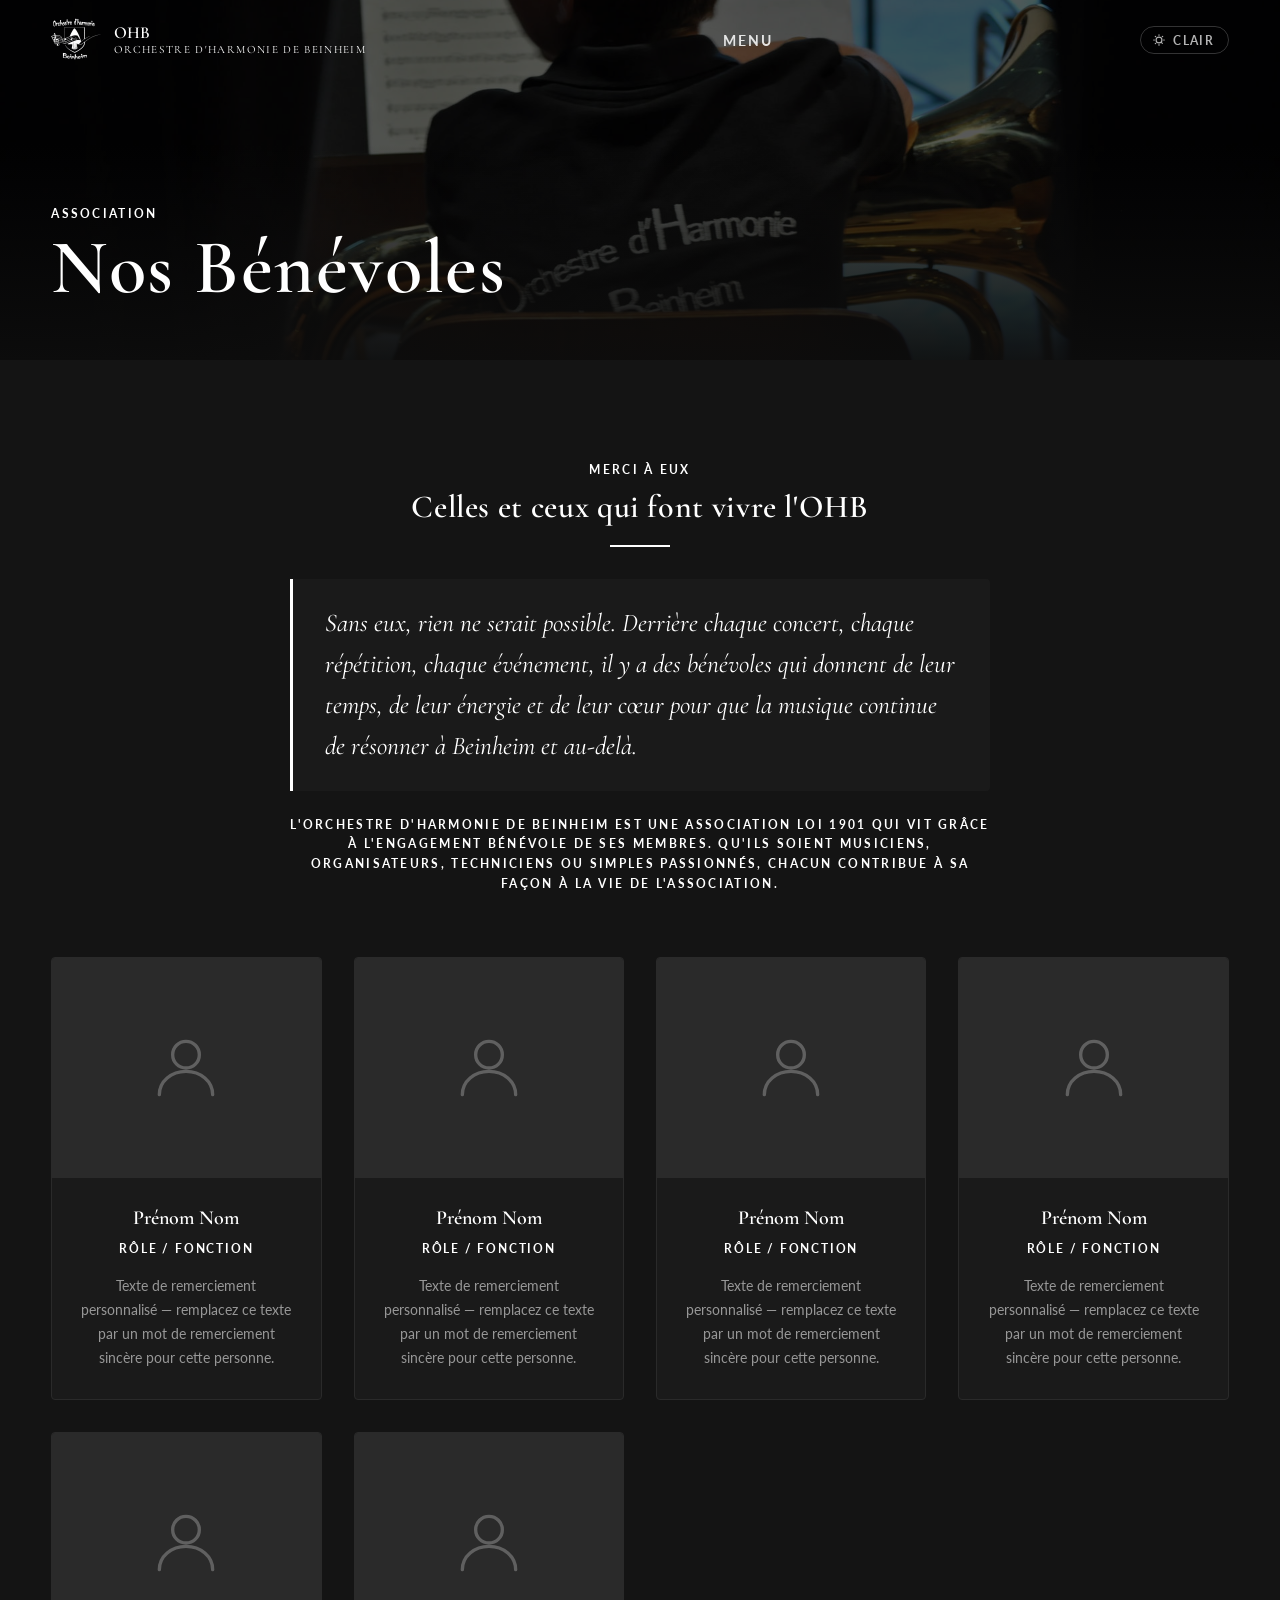
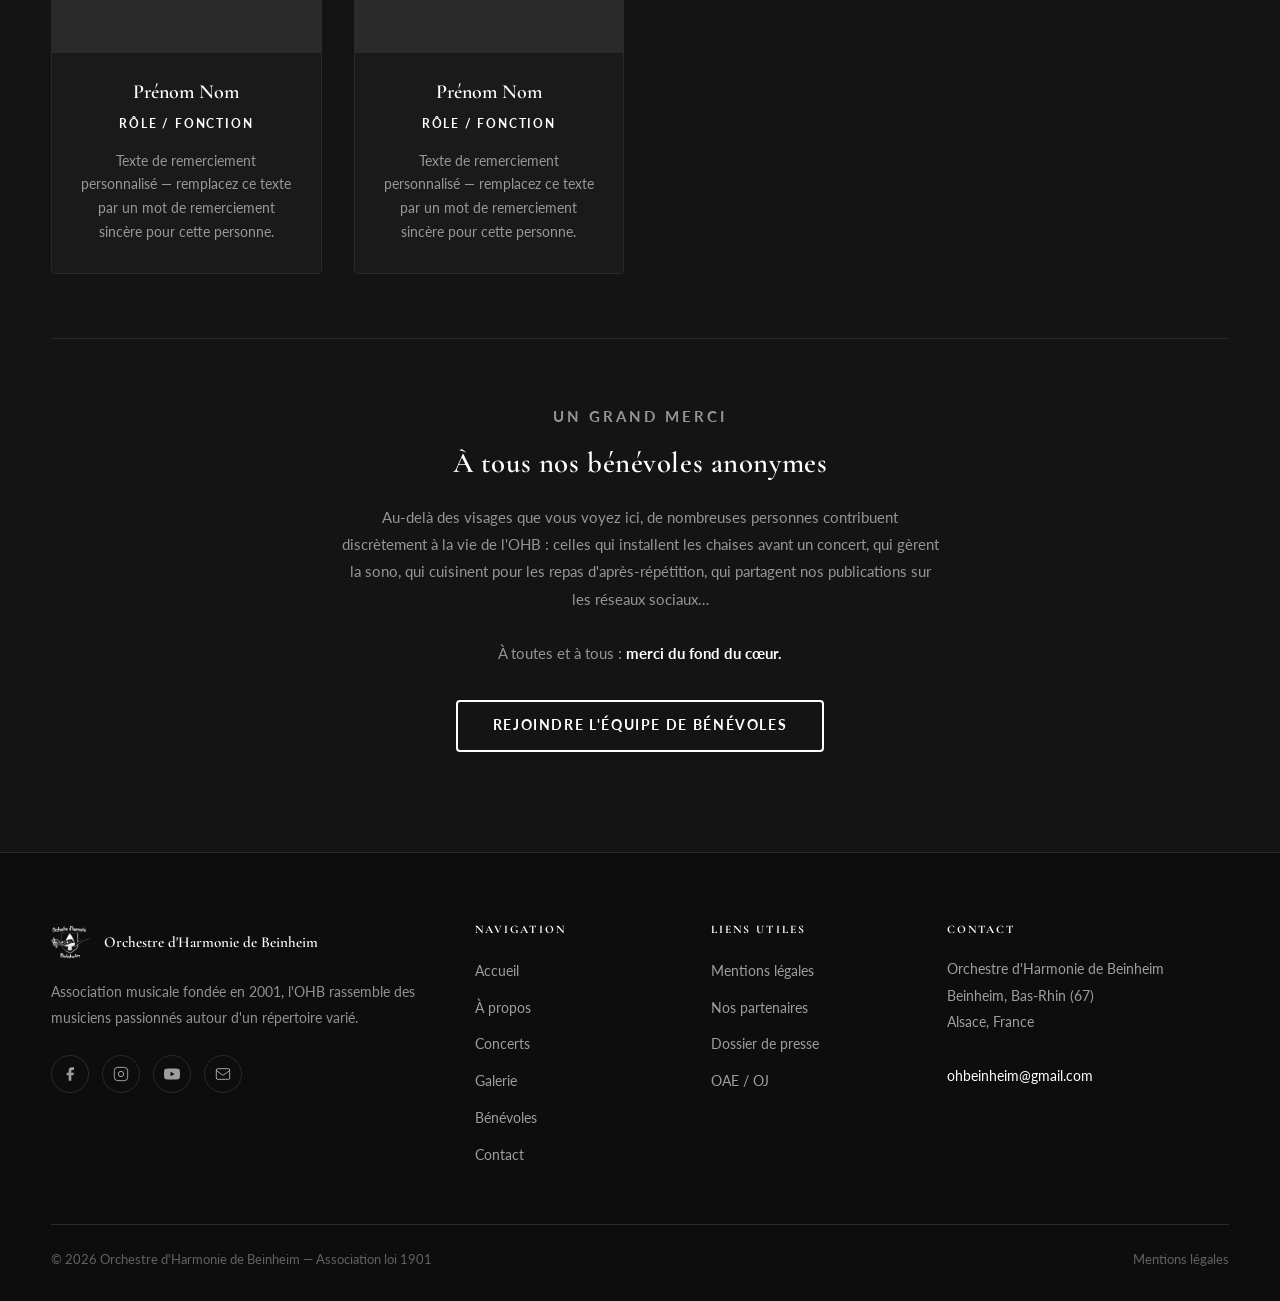
<file: html/benevoles.html>
<!DOCTYPE html>
<html lang="fr">
<head>
  <meta charset="UTF-8" />
  <meta name="viewport" content="width=device-width, initial-scale=1.0" />
  <meta name="description" content="Les bénévoles de l'Orchestre d'Harmonie de Beinheim — merci à celles et ceux qui font vivre l'association." />
  <title>Bénévoles — OHB</title>
  <link rel="preconnect" href="https://fonts.googleapis.com" />
  <link rel="preconnect" href="https://fonts.gstatic.com" crossorigin />
  <link href="https://fonts.googleapis.com/css2?family=Cormorant+Garamond:ital,wght@0,400;0,600;0,700;1,400;1,600&family=Lato:wght@300;400;700&display=swap" rel="stylesheet" />
  <link rel="stylesheet" href="../css/style.css" />
  <style>
    .benevoles-intro {
      text-align: center;
      max-width: 700px;
      margin: 0 auto 4rem;
    }
    .benevoles-intro blockquote {
      font-family: var(--ff-display);
      font-size: clamp(1.2rem, 2.5vw, 1.6rem);
      font-style: italic;
      color: var(--white);
      line-height: 1.6;
      margin: 1.5rem 0;
      padding: 1.5rem 2rem;
      border-left: 3px solid var(--gold);
      background: var(--dark-2);
      border-radius: 0 var(--radius) var(--radius) 0;
      text-align: left;
    }

    .benevoles-grid {
      display: grid;
      grid-template-columns: repeat(auto-fill, minmax(260px, 1fr));
      gap: 2rem;
    }

    .benevole-card {
      background: var(--dark-2);
      border: 1px solid var(--dark-3);
      border-radius: var(--radius);
      overflow: hidden;
      text-align: center;
      transition: transform var(--transition), border-color var(--transition), box-shadow var(--transition);
    }
    .benevole-card:hover {
      transform: translateY(-6px);
      border-color: rgba(255,255,255,.25);
      box-shadow: var(--shadow-gold);
    }

    .benevole-card__photo {
      width: 100%;
      height: 220px;
      object-fit: cover;
      object-position: top;
      display: block;
      background: var(--dark-3);
    }
    .benevole-card__photo--placeholder {
      display: flex;
      align-items: center;
      justify-content: center;
      height: 220px;
      background: var(--dark-3);
    }
    .benevole-card__photo--placeholder svg {
      opacity: .25;
    }

    .benevole-card__body {
      padding: 1.4rem 1.6rem 1.8rem;
    }
    .benevole-card__name {
      font-family: var(--ff-display);
      font-size: 1.25rem;
      font-weight: 600;
      color: var(--white);
      margin-bottom: .3rem;
    }
    .benevole-card__role {
      font-size: .75rem;
      font-weight: 700;
      letter-spacing: .15em;
      text-transform: uppercase;
      color: var(--gold);
      margin-bottom: .9rem;
    }
    .benevole-card__text {
      font-size: .88rem;
      color: rgba(255,255,255,.55);
      line-height: 1.7;
    }

    .merci-section {
      text-align: center;
      padding: 4rem 0 0;
      border-top: 1px solid var(--dark-3);
      margin-top: 4rem;
    }
    .merci-section p {
      max-width: 600px;
      margin: 0 auto;
      color: rgba(255,255,255,.55);
      font-size: .95rem;
      line-height: 1.8;
    }

    @media (max-width: 480px) {
      .benevoles-grid { grid-template-columns: 1fr; }
    }
  </style>
</head>
<body>

  <nav class="nav" id="nav">
    <div class="nav__inner">
      <a href="index.html" class="nav__logo">
        <img src="../photos/logo/logo-ohb.png" alt="Logo OHB" width="50" height="50" />
        <div class="nav__logo-text">OHB<span>Orchestre d'Harmonie de Beinheim</span></div>
      </a>
      <ul class="nav__links">
        <li><a href="index.html">Accueil</a></li>
        <li><a href="a-propos.html">À propos</a></li>
        <li><a href="concerts.html">Concerts</a></li>
        <li><a href="oae-oj.html">OAE / OJ</a></li>
        <li><a href="galerie.html">Galerie</a></li>
        <li><a href="benevoles.html" class="active">Bénévoles</a></li>
        <li><a href="partenaires.html">Partenaires</a></li>
        <li><a href="dossier-presse.html">Dossier de presse</a></li>
        <li><a href="contact.html">Contact</a></li>
      </ul>
      <button class="nav__burger" id="navBurger" aria-label="Menu"></button>
      <button class="theme-toggle" id="themeToggle" aria-label="Changer le thème"><svg id="themeIcon" xmlns="http://www.w3.org/2000/svg" width="14" height="14" fill="none" viewBox="0 0 24 24" 
        stroke-width="2" stroke="currentColor"><path stroke-linecap="round" stroke-linejoin="round" d="M12 3v1m0 16v1m9-9h-1M4 12H3m15.364-6.364-.707.707M6.343 17.657l-.707.707M17.657 17.657l-.707-
        .707M6.343 6.343l-.707-.707M12 7a5 5 0 100 10A5 5 0 0012 7z"/></svg><span id="themeLabel">Clair</span>
      </button>
    </div>
  </nav>
  <div class="nav__mobile" id="mobileMenu">
    <ul>
      <li><a href="index.html">Accueil</a></li>
      <li><a href="a-propos.html">À propos</a></li>
      <li><a href="concerts.html">Concerts</a></li>
      <li><a href="oae-oj.html">OAE / OJ</a></li>
      <li><a href="galerie.html">Galerie</a></li>
      <li><a href="benevoles.html">Bénévoles</a></li>
      <li><a href="partenaires.html">Partenaires</a></li>
      <li><a href="dossier-presse.html">Dossier de presse</a></li>
      <li><a href="contact.html">Contact</a></li>
      <li><a href="mentions-legales.html">Mentions légales</a></li>
    </ul>
  </div>

  <header class="page-hero">
    <div class="page-hero__bg" style="background-image:url('../photos/hero/hero-accueil.jpg')"></div>
    <div class="page-hero__overlay"></div>
    <div class="container page-hero__content">
      <p class="label">Association</p>
      <h1>Nos Bénévoles</h1>
    </div>
  </header>

  <section class="section section--dark">
    <div class="container">

      <!-- INTRO -->
      <div class="benevoles-intro fade-up">
        <p class="label" style="margin-bottom:.6rem">Merci à eux</p>
        <h2 style="color:var(--white);font-size:clamp(1.4rem,3vw,2rem);margin-bottom:1rem">Celles et ceux qui font vivre l'OHB</h2>
        <div class="divider divider--center"></div>
        <blockquote>
          Sans eux, rien ne serait possible. Derrière chaque concert, chaque répétition, chaque événement, il y a des bénévoles qui donnent de leur temps, de leur énergie et de leur cœur pour que la musique continue de résonner à Beinheim et au-delà.
        </blockquote>
        <p class="label">
          L'Orchestre d'Harmonie de Beinheim est une association loi 1901 qui vit grâce à l'engagement bénévole de ses membres. Qu'ils soient musiciens, organisateurs, techniciens ou simples passionnés, chacun contribue à sa façon à la vie de l'association.
        </p>
      </div>

      <!-- GRILLE BÉNÉVOLES -->
      <div class="benevoles-grid">

        <!-- Carte 1 — à personnaliser -->
        <article class="benevole-card fade-up">
          <div class="benevole-card__photo--placeholder">
            <svg xmlns="http://www.w3.org/2000/svg" width="80" height="80" fill="none" viewBox="0 0 24 24" stroke-width="1" stroke="white"><circle cx="12" cy="8" r="4"/><path stroke-linecap="round" d="M4 20c0-4 3.6-7 8-7s8 3 8 7"/></svg>
          </div>
          <div class="benevole-card__body">
            <div class="benevole-card__name">Prénom Nom</div>
            <div class="benevole-card__role">Rôle / Fonction</div>
            <p class="benevole-card__text">Texte de remerciement personnalisé — remplacez ce texte par un mot de remerciement sincère pour cette personne.</p>
          </div>
        </article>

        <!-- Carte 2 -->
        <article class="benevole-card fade-up">
          <div class="benevole-card__photo--placeholder">
            <svg xmlns="http://www.w3.org/2000/svg" width="80" height="80" fill="none" viewBox="0 0 24 24" stroke-width="1" stroke="white"><circle cx="12" cy="8" r="4"/><path stroke-linecap="round" d="M4 20c0-4 3.6-7 8-7s8 3 8 7"/></svg>
          </div>
          <div class="benevole-card__body">
            <div class="benevole-card__name">Prénom Nom</div>
            <div class="benevole-card__role">Rôle / Fonction</div>
            <p class="benevole-card__text">Texte de remerciement personnalisé — remplacez ce texte par un mot de remerciement sincère pour cette personne.</p>
          </div>
        </article>

        <!-- Carte 3 -->
        <article class="benevole-card fade-up">
          <div class="benevole-card__photo--placeholder">
            <svg xmlns="http://www.w3.org/2000/svg" width="80" height="80" fill="none" viewBox="0 0 24 24" stroke-width="1" stroke="white"><circle cx="12" cy="8" r="4"/><path stroke-linecap="round" d="M4 20c0-4 3.6-7 8-7s8 3 8 7"/></svg>
          </div>
          <div class="benevole-card__body">
            <div class="benevole-card__name">Prénom Nom</div>
            <div class="benevole-card__role">Rôle / Fonction</div>
            <p class="benevole-card__text">Texte de remerciement personnalisé — remplacez ce texte par un mot de remerciement sincère pour cette personne.</p>
          </div>
        </article>

        <!-- Carte 4 -->
        <article class="benevole-card fade-up">
          <div class="benevole-card__photo--placeholder">
            <svg xmlns="http://www.w3.org/2000/svg" width="80" height="80" fill="none" viewBox="0 0 24 24" stroke-width="1" stroke="white"><circle cx="12" cy="8" r="4"/><path stroke-linecap="round" d="M4 20c0-4 3.6-7 8-7s8 3 8 7"/></svg>
          </div>
          <div class="benevole-card__body">
            <div class="benevole-card__name">Prénom Nom</div>
            <div class="benevole-card__role">Rôle / Fonction</div>
            <p class="benevole-card__text">Texte de remerciement personnalisé — remplacez ce texte par un mot de remerciement sincère pour cette personne.</p>
          </div>
        </article>

        <!-- Carte 5 -->
        <article class="benevole-card fade-up">
          <div class="benevole-card__photo--placeholder">
            <svg xmlns="http://www.w3.org/2000/svg" width="80" height="80" fill="none" viewBox="0 0 24 24" stroke-width="1" stroke="white"><circle cx="12" cy="8" r="4"/><path stroke-linecap="round" d="M4 20c0-4 3.6-7 8-7s8 3 8 7"/></svg>
          </div>
          <div class="benevole-card__body">
            <div class="benevole-card__name">Prénom Nom</div>
            <div class="benevole-card__role">Rôle / Fonction</div>
            <p class="benevole-card__text">Texte de remerciement personnalisé — remplacez ce texte par un mot de remerciement sincère pour cette personne.</p>
          </div>
        </article>

        <!-- Carte 6 -->
        <article class="benevole-card fade-up">
          <div class="benevole-card__photo--placeholder">
            <svg xmlns="http://www.w3.org/2000/svg" width="80" height="80" fill="none" viewBox="0 0 24 24" stroke-width="1" stroke="white"><circle cx="12" cy="8" r="4"/><path stroke-linecap="round" d="M4 20c0-4 3.6-7 8-7s8 3 8 7"/></svg>
          </div>
          <div class="benevole-card__body">
            <div class="benevole-card__name">Prénom Nom</div>
            <div class="benevole-card__role">Rôle / Fonction</div>
            <p class="benevole-card__text">Texte de remerciement personnalisé — remplacez ce texte par un mot de remerciement sincère pour cette personne.</p>
          </div>
        </article>

      </div>

      <!-- MERCI COLLECTIF -->
      <div class="merci-section fade-up">
        <p class="label" style="margin-bottom:1rem">Un grand merci</p>
        <h3 style="font-family:var(--ff-display);font-size:clamp(1.2rem,2.5vw,1.8rem);color:var(--white);margin-bottom:1.5rem">À tous nos bénévoles anonymes</h3>
        <p>
          Au-delà des visages que vous voyez ici, de nombreuses personnes contribuent discrètement à la vie de l'OHB : celles qui installent les chaises avant un concert, qui gèrent la sono, qui cuisinent pour les repas d'après-répétition, qui partagent nos publications sur les réseaux sociaux…
          <br><br>
          À toutes et à tous : <strong style="color:var(--white)">merci du fond du cœur.</strong>
        </p>
        <div style="margin-top:2rem">
          <a href="contact.html" class="btn">Rejoindre l'équipe de bénévoles</a>
        </div>
      </div>

    </div>
  </section>

  <footer class="footer">
    <div class="container">
      <div class="footer__grid">
        <div class="footer__brand">
          <div class="footer__logo">
            <img src="../photos/logo/logo-ohb.png" alt="Logo OHB" width="40" height="40" />
            <span class="footer__logo-text">Orchestre d'Harmonie de Beinheim</span>
          </div>
          <p>Association musicale fondée en 2001, l'OHB rassemble des musiciens passionnés autour d'un répertoire varié.</p>
          <div class="footer__socials">
            <a href="https://www.facebook.com/OHBeinheim" class="footer__social-link" aria-label="Facebook" target="_blank" rel="noopener"><svg xmlns="http://www.w3.org/2000/svg" width="16" height="16" fill="currentColor" viewBox="0 0 24 24"><path d="M18 2h-3a5 5 0 00-5 5v3H7v4h3v8h4v-8h3l1-4h-4V7a1 1 0 011-1h3z"/></svg></a>
            <a href="https://www.instagram.com/ohbeinheim" class="footer__social-link" aria-label="Instagram" target="_blank" rel="noopener"><svg xmlns="http://www.w3.org/2000/svg" width="16" height="16" fill="none" viewBox="0 0 24 24" stroke-width="1.5" stroke="currentColor"><rect x="2" y="2" width="20" height="20" rx="5"/><circle cx="12" cy="12" r="4"/><circle cx="17.5" cy="6.5" r=".5" fill="currentColor" stroke="none"/></svg></a>
            <a href="https://www.youtube.com/@orchestredharmoniedebeinhe8247" class="footer__social-link" aria-label="YouTube" target="_blank" rel="noopener"><svg xmlns="http://www.w3.org/2000/svg" width="16" height="16" viewBox="0 0 24 24" fill="currentColor"><path d="M23.5 6.2a3.01 3.01 0 00-2.12-2.13C19.54 3.6 12 3.6 12 3.6s-7.54 0-9.38.47A3.01 3.01 0 00.5 6.2 31.5 31.5 0 000 12a31.5 31.5 0 00.5 5.8 3.01 3.01 0 002.12 2.13C4.46 20.4 12 20.4 12 20.4s7.54 0 9.38-.47a3.01 3.01 0 002.12-2.13A31.5 31.5 0 0024 12a31.5 31.5 0 00-.5-5.8zM9.75 15.5V8.5l6.25 3.5-6.25 3.5z"/></svg></a>
            <a href="mailto:ohbeinheim@gmail.com" class="footer__social-link" aria-label="Email"><svg xmlns="http://www.w3.org/2000/svg" width="16" height="16" fill="none" viewBox="0 0 24 24" stroke-width="1.5" stroke="currentColor"><rect x="2" y="4" width="20" height="16" rx="2"/><path d="m22 7-10 7L2 7"/></svg></a>
          </div>
        </div>
        <div><h4>Navigation</h4><ul>
          <li><a href="index.html">Accueil</a></li>
          <li><a href="a-propos.html">À propos</a></li>
          <li><a href="concerts.html">Concerts</a></li>
          <li><a href="galerie.html">Galerie</a></li>
          <li><a href="benevoles.html">Bénévoles</a></li>
          <li><a href="contact.html">Contact</a></li>
        </ul></div>
        <div><h4>Liens utiles</h4><ul>
          <li><a href="mentions-legales.html">Mentions légales</a></li>
          <li><a href="partenaires.html">Nos partenaires</a></li>
          <li><a href="dossier-presse.html">Dossier de presse</a></li>
          <li><a href="oae-oj.html">OAE / OJ</a></li>
        </ul></div>
        <div class="footer__address"><h4>Contact</h4><p>Orchestre d'Harmonie de Beinheim<br>Beinheim, Bas-Rhin (67)<br>Alsace, France<br><br><a href="mailto:ohbeinheim@gmail.com">ohbeinheim@gmail.com</a></p></div>
      </div>
      <div class="footer__bottom">
        <p>&copy; 2026 Orchestre d'Harmonie de Beinheim — Association loi 1901</p>
        <p><a href="mentions-legales.html">Mentions légales</a></p>
      </div>
    </div>
  </footer>

  <script src="../js/main.js" defer></script>
</body>
</html>
</file>
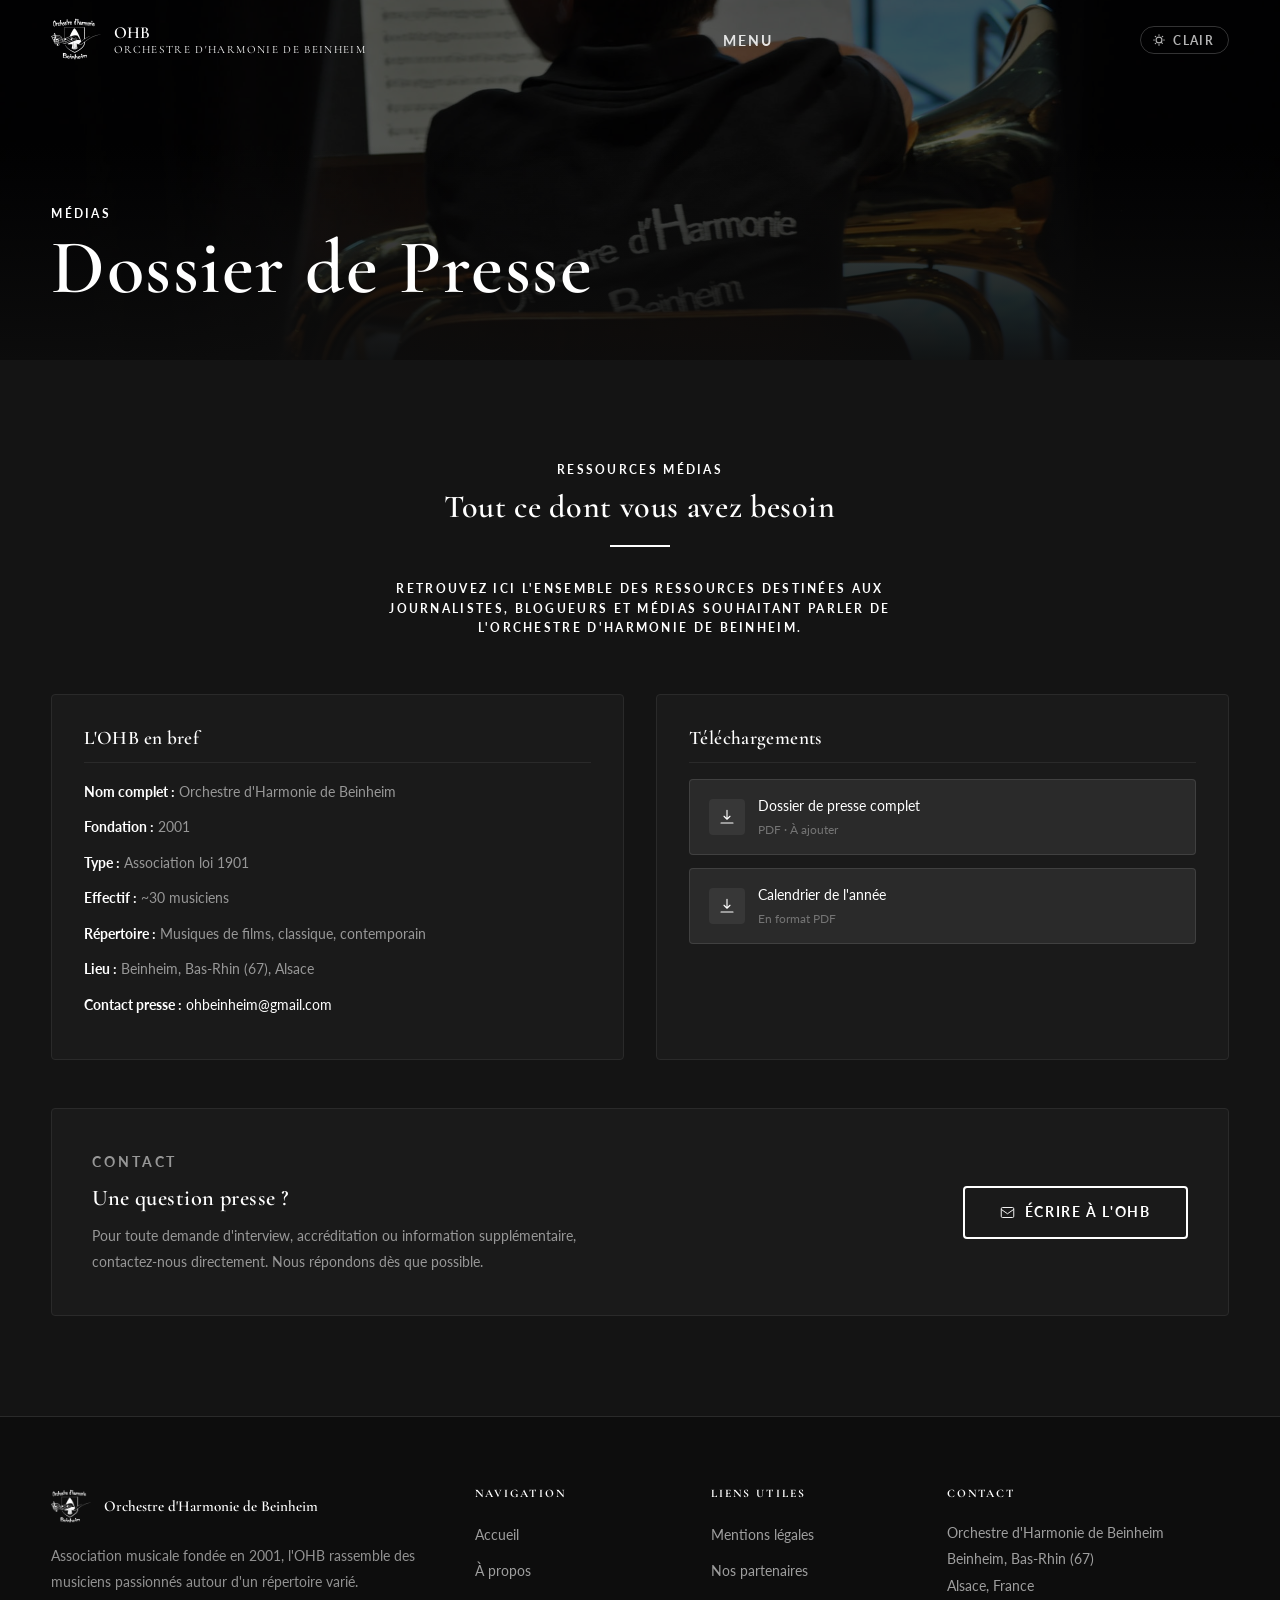
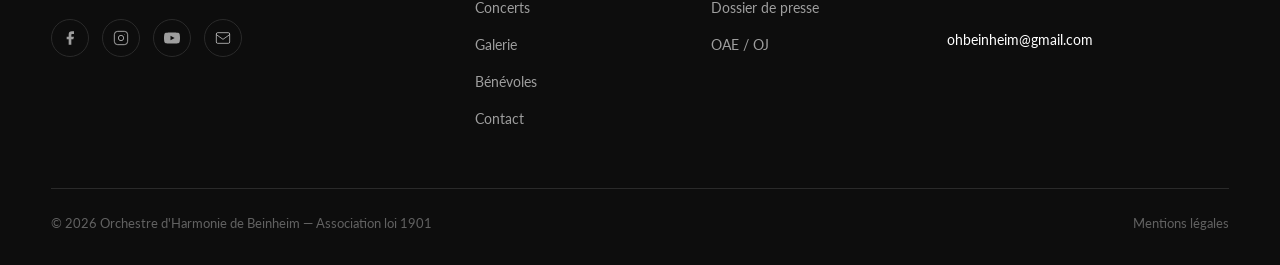
<file: html/dossier-presse.html>
<!DOCTYPE html>
<html lang="fr">
<head>
  <meta charset="UTF-8" />
  <meta name="viewport" content="width=device-width, initial-scale=1.0" />
  <meta name="description" content="Dossier de presse de l'Orchestre d'Harmonie de Beinheim — ressources pour les médias." />
  <title>Dossier de Presse — OHB</title>
  <link rel="preconnect" href="https://fonts.googleapis.com" />
  <link rel="preconnect" href="https://fonts.gstatic.com" crossorigin />
  <link href="https://fonts.googleapis.com/css2?family=Cormorant+Garamond:ital,wght@0,400;0,600;0,700;1,400;1,600&family=Lato:wght@300;400;700&display=swap" rel="stylesheet" />
  <link rel="stylesheet" href="../css/style.css" />
  <style>
    .presse-grid {
      display: grid;
      grid-template-columns: 1fr 1fr;
      gap: 2rem;
      margin-bottom: 3rem;
    }
    @media (max-width: 700px) { .presse-grid { grid-template-columns: 1fr; } }

    .presse-block {
      background: var(--dark-2);
      border: 1px solid var(--dark-3);
      border-radius: var(--radius);
      padding: 2rem;
    }
    .presse-block h3 {
      font-family: var(--ff-display);
      font-size: 1.2rem;
      color: var(--white);
      margin-bottom: 1rem;
      padding-bottom: .8rem;
      border-bottom: 1px solid var(--dark-3);
    }
    .presse-block p {
      font-size: .9rem;
      color: rgba(255,255,255,.55);
      line-height: 1.8;
      margin-bottom: .6rem;
    }
    .presse-block strong { color: var(--white); }

    /* Téléchargements */
    .download-list {
      list-style: none;
      margin-top: 1rem;
    }
    .download-list li {
      margin-bottom: .8rem;
    }
    .download-btn {
      display: flex;
      align-items: center;
      gap: .8rem;
      background: var(--dark-3);
      border: 1px solid rgba(255,255,255,.1);
      border-radius: var(--radius);
      padding: .9rem 1.2rem;
      color: var(--white);
      font-size: .88rem;
      text-decoration: none;
      transition: all var(--transition);
      cursor: pointer;
    }
    .download-btn:hover {
      border-color: var(--gold);
      color: var(--gold);
      background: rgba(255,255,255,.03);
    }
    .download-btn__icon {
      flex-shrink: 0;
      width: 36px;
      height: 36px;
      background: rgba(255,255,255,.06);
      border-radius: 4px;
      display: flex;
      align-items: center;
      justify-content: center;
    }
    .download-btn__meta {
      font-size: .74rem;
      color: rgba(255,255,255,.35);
      margin-top: .1rem;
    }
    .download-btn:hover .download-btn__meta { color: rgba(255,255,255,.5); }

    /* Photos presse */
    .photos-presse-grid {
      display: grid;
      grid-template-columns: repeat(auto-fill, minmax(200px, 1fr));
      gap: 1rem;
      margin-top: 1.5rem;
    }
    .photo-presse-item {
      position: relative;
      aspect-ratio: 4/3;
      background: var(--dark-3);
      border-radius: var(--radius);
      overflow: hidden;
      border: 1px solid var(--dark-3);
      cursor: pointer;
    }
    .photo-presse-item img {
      width: 100%;
      height: 100%;
      object-fit: cover;
      transition: transform .4s ease;
    }
    .photo-presse-item:hover img { transform: scale(1.05); }
    .photo-presse-item__overlay {
      position: absolute;
      inset: 0;
      background: rgba(0,0,0,.55);
      display: flex;
      align-items: center;
      justify-content: center;
      opacity: 0;
      transition: opacity var(--transition);
      font-size: .75rem;
      color: white;
      letter-spacing: .1em;
      text-transform: uppercase;
    }
    .photo-presse-item:hover .photo-presse-item__overlay { opacity: 1; }

    /* Contact presse */
    .contact-presse {
      background: var(--dark-2);
      border: 1px solid var(--dark-3);
      border-radius: var(--radius);
      padding: 2.5rem;
      display: grid;
      grid-template-columns: 1fr 1fr;
      gap: 2rem;
      align-items: center;
      margin-top: 3rem;
    }
    @media (max-width: 600px) { .contact-presse { grid-template-columns: 1fr; } }
    .contact-presse h3 {
      font-family: var(--ff-display);
      font-size: 1.4rem;
      color: var(--white);
      margin-bottom: .8rem;
    }
    .contact-presse p {
      font-size: .9rem;
      color: rgba(255,255,255,.55);
      line-height: 1.8;
    }
  </style>
</head>
<body>

  <nav class="nav" id="nav">
    <div class="nav__inner">
      <a href="index.html" class="nav__logo">
        <img src="../photos/logo/logo-ohb.png" alt="Logo OHB" width="50" height="50" />
        <div class="nav__logo-text">OHB<span>Orchestre d'Harmonie de Beinheim</span></div>
      </a>
      <ul class="nav__links">
        <li><a href="index.html">Accueil</a></li>
        <li><a href="a-propos.html">À propos</a></li>
        <li><a href="concerts.html">Concerts</a></li>
        <li><a href="oae-oj.html">OAE / OJ</a></li>
        <li><a href="galerie.html">Galerie</a></li>
        <li><a href="benevoles.html">Bénévoles</a></li>
        <li><a href="partenaires.html">Partenaires</a></li>
        <li><a href="dossier-presse.html" class="active">Dossier de presse</a></li>
        <li><a href="contact.html">Contact</a></li>
      </ul>
      <button class="nav__burger" id="navBurger" aria-label="Menu"></button>
      <button class="theme-toggle" id="themeToggle" aria-label="Changer le thème"><svg id="themeIcon" xmlns="http://www.w3.org/2000/svg" width="14" height="14" fill="none" viewBox="0 0 24 24" 
        stroke-width="2" stroke="currentColor"><path stroke-linecap="round" stroke-linejoin="round" d="M12 3v1m0 16v1m9-9h-1M4 12H3m15.364-6.364-.707.707M6.343 17.657l-.707.707M17.657 17.657l-.707-
        .707M6.343 6.343l-.707-.707M12 7a5 5 0 100 10A5 5 0 0012 7z"/></svg><span id="themeLabel">Clair</span>
      </button>
    </div>
  </nav>
  <div class="nav__mobile" id="mobileMenu">
    <ul>
      <li><a href="index.html">Accueil</a></li>
      <li><a href="a-propos.html">À propos</a></li>
      <li><a href="concerts.html">Concerts</a></li>
      <li><a href="oae-oj.html">OAE / OJ</a></li>
      <li><a href="galerie.html">Galerie</a></li>
      <li><a href="benevoles.html">Bénévoles</a></li>
      <li><a href="partenaires.html">Partenaires</a></li>
      <li><a href="dossier-presse.html">Dossier de presse</a></li>
      <li><a href="contact.html">Contact</a></li>
      <li><a href="mentions-legales.html">Mentions légales</a></li>
    </ul>
  </div>

  <header class="page-hero">
    <div class="page-hero__bg" style="background-image:url('../photos/hero/hero-accueil.jpg')"></div>
    <div class="page-hero__overlay"></div>
    <div class="container page-hero__content">
      <p class="label">Médias</p>
      <h1>Dossier de Presse</h1>
    </div>
  </header>

  <section class="section section--dark">
    <div class="container">

      <div class="fade-up" style="text-align:center;max-width:600px;margin:0 auto 3.5rem">
        <p class="label" style="margin-bottom:.6rem">Ressources médias</p>
        <h2 style="color:var(--white);font-size:clamp(1.4rem,3vw,2rem);margin-bottom:1rem">Tout ce dont vous avez besoin</h2>
        <div class="divider divider--center"></div>
        <p class="label">Retrouvez ici l'ensemble des ressources destinées aux journalistes, blogueurs et médias souhaitant parler de l'Orchestre d'Harmonie de Beinheim.</p>
      </div>

      <!-- INFOS + TÉLÉCHARGEMENTS -->
      <div class="presse-grid fade-up">

        <!-- Infos clés -->
        <div class="presse-block">
          <h3>L'OHB en bref</h3>
          <p><strong>Nom complet :</strong> Orchestre d'Harmonie de Beinheim</p>
          <p><strong>Fondation :</strong> 2001</p>
          <p><strong>Type :</strong> Association loi 1901</p>
          <p><strong>Effectif :</strong> ~30 musiciens</p>
          <p><strong>Répertoire :</strong> Musiques de films, classique, contemporain</p>
          <p><strong>Lieu :</strong> Beinheim, Bas-Rhin (67), Alsace</p>
          <p><strong>Contact presse :</strong> <a href="mailto:ohbeinheim@gmail.com">ohbeinheim@gmail.com</a></p>
        </div>

        <!-- Téléchargements -->
        <div class="presse-block">
          <h3>Téléchargements</h3>
          <ul class="download-list">
            <li>
              <a href="#" class="download-btn">
                <div class="download-btn__icon"><svg xmlns="http://www.w3.org/2000/svg" width="18" height="18" fill="none" viewBox="0 0 24 24" stroke-width="1.5" stroke="currentColor"><path stroke-linecap="round" d="M12 3v12m0 0-4-4m4 4 4-4M4 20h16"/></svg></div>
                <div>
                  <div>Dossier de presse complet</div>
                  <div class="download-btn__meta">PDF · À ajouter</div>
                </div>
              </a>
            </li>

             <!-- 2ème téléchargement à rajouter (pas d'idées) -->
            <li>
              <a href="#" download="calendrier-ohb.pdf" class="download-btn">
                <div class="download-btn__icon"><svg xmlns="http://www.w3.org/2000/svg" width="18" height="18" fill="none" viewBox="0 0 24 24" stroke-width="1.5" stroke="currentColor"><path stroke-linecap="round" d="M12 3v12m0 0-4-4m4 4 4-4M4 20h16"/></svg></div>
                <div>
                  <div>Calendrier de l'année</div>
                  <div class="download-btn__meta">En format PDF</div>
                </div>
              </a>
            </li>



            <!-- Exemple de téléchargement 
            <li>
              <a href="../photos/logo/logo-ohb.png" download="logo-ohb.png" class="download-btn">
                <div class="download-btn__icon"><svg xmlns="http://www.w3.org/2000/svg" width="18" height="18" fill="none" viewBox="0 0 24 24" stroke-width="1.5" stroke="currentColor"><path stroke-linecap="round" d="M12 3v12m0 0-4-4m4 4 4-4M4 20h16"/></svg></div>
                <div>
                  <div>Logo OHB (haute définition)</div>
                  <div class="download-btn__meta">PNG transparent</div>
                </div>
              </a>
            </li>

            -->

             
          </ul>
        </div>

      </div>

      <!-- CONTACT PRESSE -->
      <div class="contact-presse fade-up">
        <div>
          <p class="label" style="margin-bottom:.6rem">Contact</p>
          <h3>Une question presse ?</h3>
          <p>Pour toute demande d'interview, accréditation ou information supplémentaire, contactez-nous directement. Nous répondons dès que possible.</p>
        </div>
        <div style="text-align:right">
          <a href="mailto:ohbeinheim@gmail.com" class="btn" style="display:inline-flex;align-items:center;gap:.6rem">
            <svg xmlns="http://www.w3.org/2000/svg" width="15" height="15" fill="none" viewBox="0 0 24 24" stroke-width="1.5" stroke="currentColor"><rect x="2" y="4" width="20" height="16" rx="2"/><path d="m22 7-10 7L2 7"/></svg>
            Écrire à l'OHB
          </a>
        </div>
      </div>

    </div>
  </section>

  <footer class="footer">
    <div class="container">
      <div class="footer__grid">
        <div class="footer__brand">
          <div class="footer__logo">
            <img src="../photos/logo/logo-ohb.png" alt="Logo OHB" width="40" height="40" />
            <span class="footer__logo-text">Orchestre d'Harmonie de Beinheim</span>
          </div>
          <p>Association musicale fondée en 2001, l'OHB rassemble des musiciens passionnés autour d'un répertoire varié.</p>
          <div class="footer__socials">
            <a href="https://www.facebook.com/OHBeinheim" class="footer__social-link" aria-label="Facebook" target="_blank" rel="noopener"><svg xmlns="http://www.w3.org/2000/svg" width="16" height="16" fill="currentColor" viewBox="0 0 24 24"><path d="M18 2h-3a5 5 0 00-5 5v3H7v4h3v8h4v-8h3l1-4h-4V7a1 1 0 011-1h3z"/></svg></a>
            <a href="https://www.instagram.com/ohbeinheim" class="footer__social-link" aria-label="Instagram" target="_blank" rel="noopener"><svg xmlns="http://www.w3.org/2000/svg" width="16" height="16" fill="none" viewBox="0 0 24 24" stroke-width="1.5" stroke="currentColor"><rect x="2" y="2" width="20" height="20" rx="5"/><circle cx="12" cy="12" r="4"/><circle cx="17.5" cy="6.5" r=".5" fill="currentColor" stroke="none"/></svg></a>
            <a href="https://www.youtube.com/@orchestredharmoniedebeinhe8247" class="footer__social-link" aria-label="YouTube" target="_blank" rel="noopener"><svg xmlns="http://www.w3.org/2000/svg" width="16" height="16" viewBox="0 0 24 24" fill="currentColor"><path d="M23.5 6.2a3.01 3.01 0 00-2.12-2.13C19.54 3.6 12 3.6 12 3.6s-7.54 0-9.38.47A3.01 3.01 0 00.5 6.2 31.5 31.5 0 000 12a31.5 31.5 0 00.5 5.8 3.01 3.01 0 002.12 2.13C4.46 20.4 12 20.4 12 20.4s7.54 0 9.38-.47a3.01 3.01 0 002.12-2.13A31.5 31.5 0 0024 12a31.5 31.5 0 00-.5-5.8zM9.75 15.5V8.5l6.25 3.5-6.25 3.5z"/></svg></a>
            <a href="mailto:ohbeinheim@gmail.com" class="footer__social-link" aria-label="Email"><svg xmlns="http://www.w3.org/2000/svg" width="16" height="16" fill="none" viewBox="0 0 24 24" stroke-width="1.5" stroke="currentColor"><rect x="2" y="4" width="20" height="16" rx="2"/><path d="m22 7-10 7L2 7"/></svg></a>
          </div>
        </div>
        <div><h4>Navigation</h4><ul>
          <li><a href="index.html">Accueil</a></li>
          <li><a href="a-propos.html">À propos</a></li>
          <li><a href="concerts.html">Concerts</a></li>
          <li><a href="galerie.html">Galerie</a></li>
          <li><a href="benevoles.html">Bénévoles</a></li>
          <li><a href="contact.html">Contact</a></li>
        </ul></div>
        <div><h4>Liens utiles</h4><ul>
          <li><a href="mentions-legales.html">Mentions légales</a></li>
          <li><a href="partenaires.html">Nos partenaires</a></li>
          <li><a href="dossier-presse.html">Dossier de presse</a></li>
          <li><a href="oae-oj.html">OAE / OJ</a></li>
        </ul></div>
        <div class="footer__address"><h4>Contact</h4><p>Orchestre d'Harmonie de Beinheim<br>Beinheim, Bas-Rhin (67)<br>Alsace, France<br><br><a href="mailto:ohbeinheim@gmail.com">ohbeinheim@gmail.com</a></p></div>
      </div>
      <div class="footer__bottom">
        <p>&copy; 2026 Orchestre d'Harmonie de Beinheim — Association loi 1901</p>
        <p><a href="mentions-legales.html">Mentions légales</a></p>
      </div>
    </div>
  </footer>

  <script src="../js/main.js" defer></script>
</body>
</html>
</file>
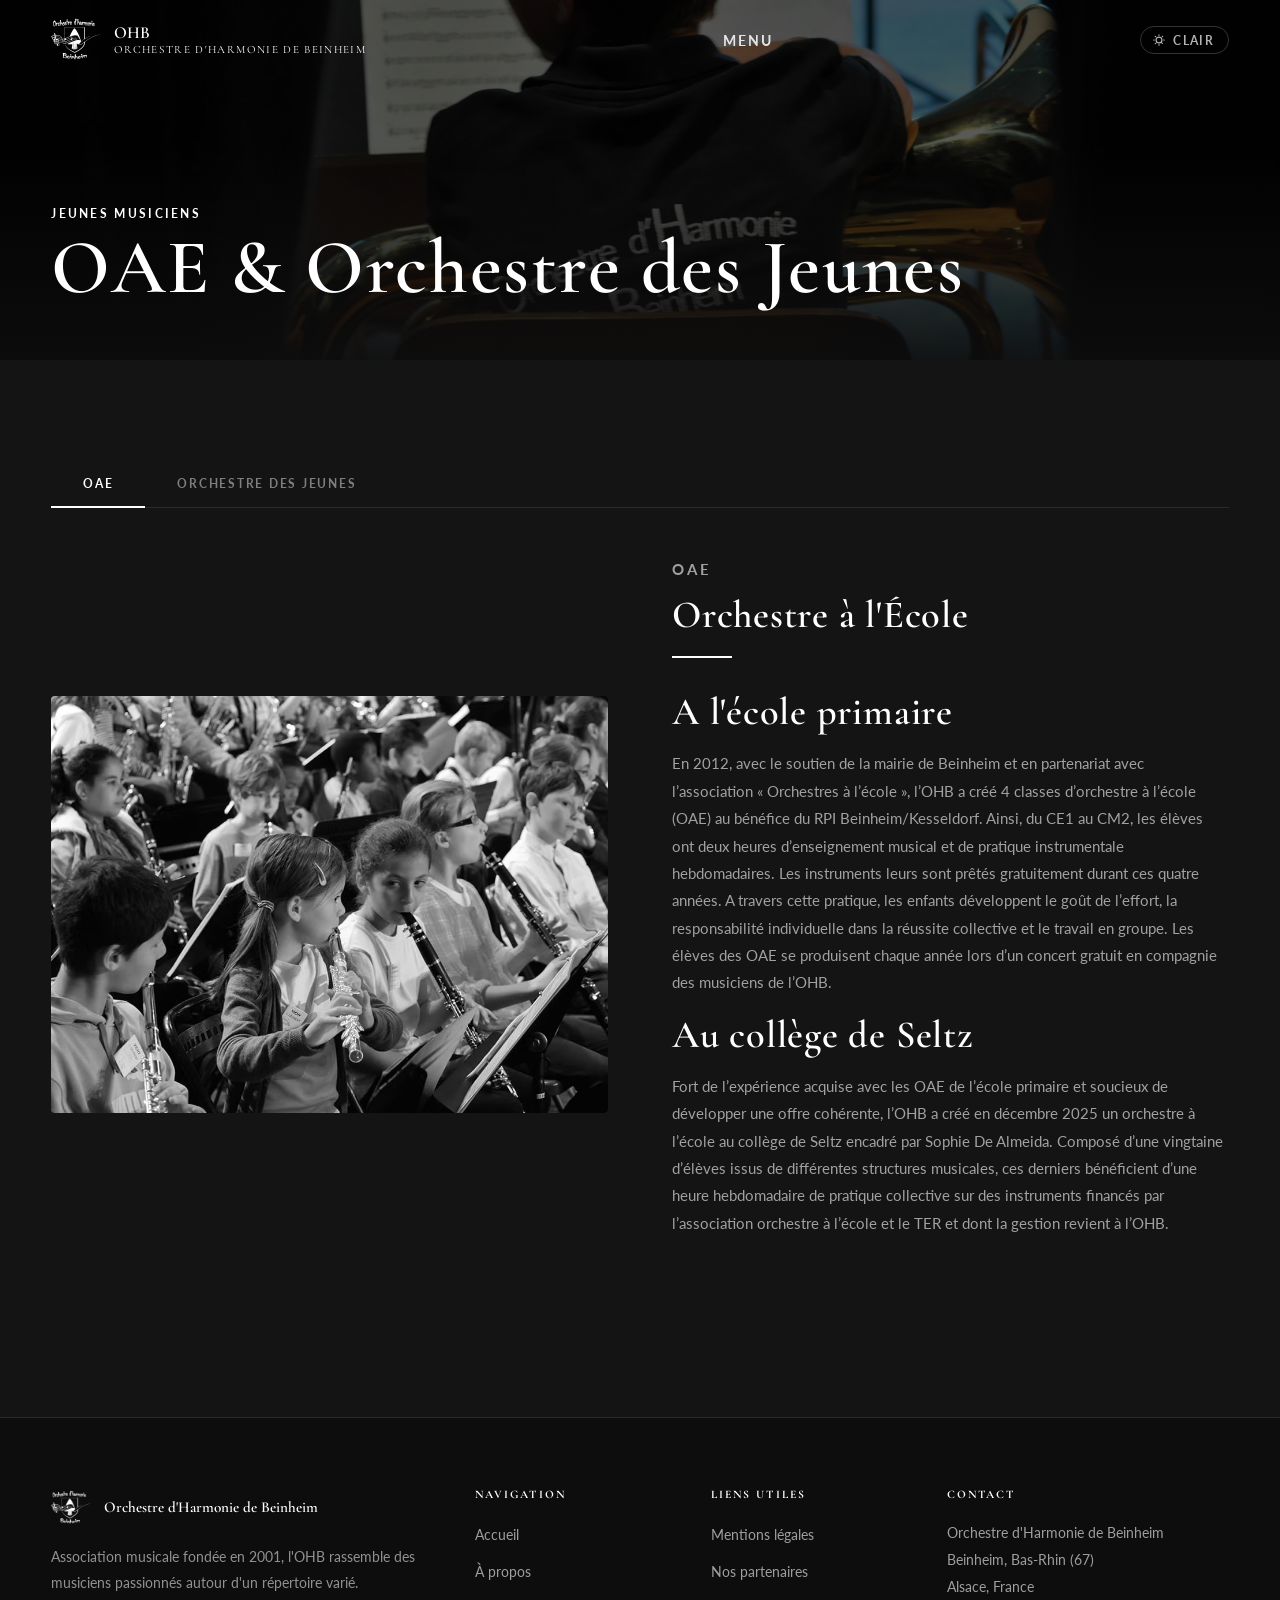
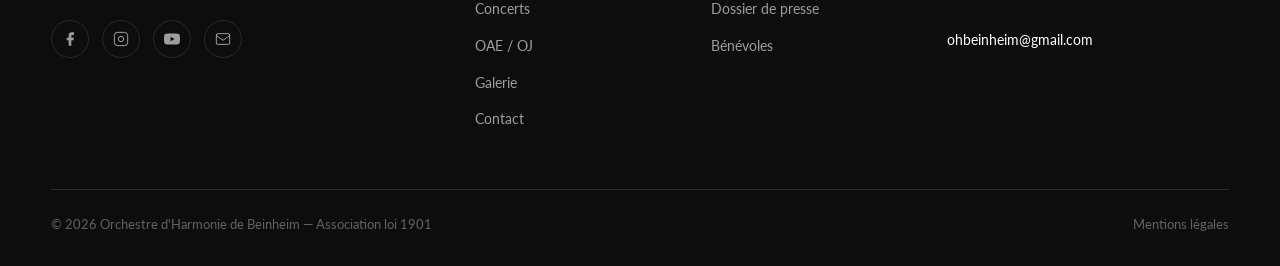
<file: html/oae-oj.html>
<!DOCTYPE html>
<html lang="fr">
<head>
  <meta charset="UTF-8" />
  <meta name="viewport" content="width=device-width, initial-scale=1.0" />
  <meta name="description" content="OAE / Orchestre Junior de Beinheim — l'école de musique et les jeunes musiciens de l'OHB." />
  <title>OAE / Orchestre Junior — OHB</title>
  <link rel="preconnect" href="https://fonts.googleapis.com" />
  <link rel="preconnect" href="https://fonts.gstatic.com" crossorigin />
  <link href="https://fonts.googleapis.com/css2?family=Cormorant+Garamond:ital,wght@0,400;0,600;0,700;1,400;1,600&family=Lato:wght@300;400;700&display=swap" rel="stylesheet" />
  <link rel="stylesheet" href="../css/style.css" />
  <style>
    .oae-tabs {
      display: flex;
      gap: 0;
      border-bottom: 1px solid var(--dark-3);
      margin-bottom: 3rem;
    }
    .oae-tab-btn {
      background: none;
      border: none;
      color: rgba(255,255,255,.45);
      font-family: var(--ff-body);
      font-size: .78rem;
      font-weight: 700;
      letter-spacing: .14em;
      text-transform: uppercase;
      padding: 1rem 2rem;
      cursor: pointer;
      position: relative;
      transition: color var(--transition);
    }
    .oae-tab-btn::after {
      content: '';
      position: absolute;
      bottom: -1px;
      left: 0;
      right: 0;
      height: 2px;
      background: var(--gold);
      opacity: 0;
      transition: opacity var(--transition);
    }
    .oae-tab-btn.active { color: var(--gold); }
    .oae-tab-btn.active::after { opacity: 1; }
    .oae-tab-content { display: none; }
    .oae-tab-content.active { display: block; }

    /* Hero interne */
    .oae-hero-block {
      display: grid;
      grid-template-columns: 1fr 1fr;
      gap: 4rem;
      align-items: center;
      margin-bottom: 4rem;
    }
    @media (max-width: 768px) { .oae-hero-block { grid-template-columns: 1fr; } }

    .oae-hero-block__img {
      border-radius: var(--radius);
      overflow: hidden;
      aspect-ratio: 4/3;
      background: var(--dark-3);
    }
    .oae-hero-block__img img {
      width: 100%;
      height: 100%;
      object-fit: cover;
    }
    .oae-hero-block__text h2 {
      font-size: clamp(1.6rem, 3vw, 2.4rem);
      color: var(--white);
      margin-bottom: 1rem;
    }
    .oae-hero-block__text p {
      color: rgba(255,255,255,.6);
      line-height: 1.8;
      margin-bottom: 1rem;
      font-size: .95rem;
    }

    /* Infos pratiques */
    .infos-grid {
      display: grid;
      grid-template-columns: repeat(auto-fill, minmax(220px, 1fr));
      gap: 1.2rem;
      margin: 2rem 0 3rem;
    }
    .info-item {
      background: var(--dark-2);
      border: 1px solid var(--dark-3);
      border-radius: var(--radius);
      padding: 1.4rem;
    }
    .info-item__label {
      font-size: .7rem;
      font-weight: 700;
      letter-spacing: .18em;
      text-transform: uppercase;
      color: var(--gold);
      margin-bottom: .5rem;
    }
    .info-item__value {
      font-family: var(--ff-display);
      font-size: 1.1rem;
      color: var(--white);
      line-height: 1.4;
    }

    /* Galerie mini */
    .mini-gallery {
      display: grid;
      grid-template-columns: repeat(3, 1fr);
      gap: 1rem;
      margin-top: 2rem;
    }
    @media (max-width: 500px) { .mini-gallery { grid-template-columns: 1fr 1fr; } }
    .mini-gallery__item {
      aspect-ratio: 1;
      background: var(--dark-3);
      border-radius: var(--radius);
      overflow: hidden;
    }
    .mini-gallery__item img {
      width: 100%;
      height: 100%;
      object-fit: cover;
      transition: transform .4s ease;
    }
    .mini-gallery__item:hover img { transform: scale(1.06); }
  </style>
</head>
<body>

  <nav class="nav" id="nav">
    <div class="nav__inner">
      <a href="index.html" class="nav__logo">
        <img src="../photos/logo/logo-ohb.png" alt="Logo OHB" width="50" height="50" />
        <div class="nav__logo-text">OHB<span>Orchestre d'Harmonie de Beinheim</span></div>
      </a>
      <ul class="nav__links">
        <li><a href="index.html">Accueil</a></li>
        <li><a href="a-propos.html">À propos</a></li>
        <li><a href="concerts.html">Concerts</a></li>
        <li><a href="oae-oj.html" class="active">OAE / OJ</a></li>
        <li><a href="galerie.html">Galerie</a></li>
        <li><a href="benevoles.html">Bénévoles</a></li>
        <li><a href="partenaires.html">Partenaires</a></li>
        <li><a href="dossier-presse.html">Dossier de presse</a></li>
        <li><a href="contact.html">Contact</a></li>
      </ul>
      <button class="nav__burger" id="navBurger" aria-label="Menu"></button>
      <button class="theme-toggle" id="themeToggle" aria-label="Changer le thème"><svg id="themeIcon" xmlns="http://www.w3.org/2000/svg" width="14" height="14" fill="none" viewBox="0 0 24 24" 
        stroke-width="2" stroke="currentColor"><path stroke-linecap="round" stroke-linejoin="round" d="M12 3v1m0 16v1m9-9h-1M4 12H3m15.364-6.364-.707.707M6.343 17.657l-.707.707M17.657 17.657l-.707-
        .707M6.343 6.343l-.707-.707M12 7a5 5 0 100 10A5 5 0 0012 7z"/></svg><span id="themeLabel">Clair</span>
      </button>
    </div>
  </nav>
  <div class="nav__mobile" id="mobileMenu">
    <ul>
      <li><a href="index.html">Accueil</a></li>
      <li><a href="a-propos.html">À propos</a></li>
      <li><a href="concerts.html">Concerts</a></li>
      <li><a href="oae-oj.html">OAE / OJ</a></li>
      <li><a href="galerie.html">Galerie</a></li>
      <li><a href="benevoles.html">Bénévoles</a></li>
      <li><a href="partenaires.html">Partenaires</a></li>
      <li><a href="dossier-presse.html">Dossier de presse</a></li>
      <li><a href="contact.html">Contact</a></li>
      <li><a href="mentions-legales.html">Mentions légales</a></li>
    </ul>
  </div>

  <header class="page-hero">
    <div class="page-hero__bg" style="background-image:url('../photos/hero/hero-accueil.jpg')"></div>
    <div class="page-hero__overlay"></div>
    <div class="container page-hero__content">
      <p class="label">Jeunes musiciens</p>
      <h1>OAE &amp; Orchestre des Jeunes</h1>
    </div>
  </header>

  <section class="section section--dark">
    <div class="container">

      <!-- ONGLETS -->
      <div class="oae-tabs fade-up">
        <button class="oae-tab-btn active" data-oaetab="tab-oae">OAE</button>
        <button class="oae-tab-btn" data-oaetab="tab-oj">Orchestre des Jeunes</button>
      </div>

      <!-- ── OAE ── -->
      <div class="oae-tab-content active" id="tab-oae">

        <div class="oae-hero-block fade-up">
          <div class="oae-hero-block__img">
            <img src="../photos/oae-oj/oae.png" alt="OAE" loading="lazy" />
          </div>
          <div class="oae-hero-block__text">
            <p class="label" style="margin-bottom:.6rem">OAE</p>
            <h2>Orchestre à l'École</h2>
            <div class="divider"></div>
            <h2>
              A l'école primaire
            </h2>
            <p>
              En 2012, avec le soutien de la mairie de Beinheim et en partenariat avec l’association « Orchestres à l’école », l’OHB a créé 4 classes d’orchestre à l’école (OAE) 
              au bénéfice du RPI Beinheim/Kesseldorf. Ainsi, du CE1 au CM2, les élèves ont deux heures d’enseignement musical et de pratique instrumentale hebdomadaires. 
              Les instruments leurs sont prêtés gratuitement durant ces quatre années. A travers cette pratique, les enfants développent le goût de l’effort, la responsabilité 
              individuelle dans la réussite collective et le travail en groupe. Les élèves des OAE se produisent chaque année lors d’un concert gratuit en compagnie des musiciens de l’OHB.
            </p>

            <h2>
              Au collège de Seltz
            </h2>
            <p>
              Fort de l’expérience acquise avec les OAE de l’école primaire et soucieux de développer une offre cohérente, l’OHB a créé en décembre 2025 un orchestre à l’école au 
              collège de Seltz encadré par Sophie De Almeida. Composé d’une vingtaine d’élèves issus de différentes structures musicales, ces derniers bénéficient d’une heure hebdomadaire 
              de pratique collective sur des instruments financés par l’association orchestre à l’école et le TER et dont la gestion revient à l’OHB. 
            </p>
          </div>
        </div>

      </div>

      <!-- ── ORCHESTRE JUNIOR ── -->
      <div class="oae-tab-content" id="tab-oj">

        <div class="oae-hero-block fade-up">
          <div class="oae-hero-block__img">
            <img src="../photos/oae-oj/oj.png" alt="Orchestre des Jeunes" loading="lazy" />
          </div>
          <div class="oae-hero-block__text">
            <p class="label" style="margin-bottom:.6rem">OJ</p>
            <h2>Orchestre des Jeunes</h2>
            <div class="divider"></div>
            <p>
              L'Orchestre des Jeunes est la formation intermédiaire entre l'OAE et l'orchestre principal. Il accueille les jeunes musiciens qui maîtrisent déjà les bases et souhaitent progresser dans un répertoire plus ambitieux.
            </p>
            <p>
              Tremplin vers l'orchestre adulte, l'OJ participe à certains concerts et événements de l'association, permettant aux jeunes de vivre l'expérience de la scène.
            </p>
            <a href="contact.html" class="btn" style="margin-top:1rem">Rejoindre l'OJ</a>
          </div>
        </div>

      </div>

    </div>
  </section>

  <footer class="footer">
    <div class="container">
      <div class="footer__grid">
        <div class="footer__brand">
          <div class="footer__logo">
            <img src="../photos/logo/logo-ohb.png" alt="Logo OHB" width="40" height="40" />
            <span class="footer__logo-text">Orchestre d'Harmonie de Beinheim</span>
          </div>
          <p>Association musicale fondée en 2001, l'OHB rassemble des musiciens passionnés autour d'un répertoire varié.</p>
          <div class="footer__socials">
            <a href="https://www.facebook.com/OHBeinheim" class="footer__social-link" aria-label="Facebook" target="_blank" rel="noopener"><svg xmlns="http://www.w3.org/2000/svg" width="16" height="16" fill="currentColor" viewBox="0 0 24 24"><path d="M18 2h-3a5 5 0 00-5 5v3H7v4h3v8h4v-8h3l1-4h-4V7a1 1 0 011-1h3z"/></svg></a>
            <a href="https://www.instagram.com/ohbeinheim" class="footer__social-link" aria-label="Instagram" target="_blank" rel="noopener"><svg xmlns="http://www.w3.org/2000/svg" width="16" height="16" fill="none" viewBox="0 0 24 24" stroke-width="1.5" stroke="currentColor"><rect x="2" y="2" width="20" height="20" rx="5"/><circle cx="12" cy="12" r="4"/><circle cx="17.5" cy="6.5" r=".5" fill="currentColor" stroke="none"/></svg></a>
            <a href="https://www.youtube.com/@orchestredharmoniedebeinhe8247" class="footer__social-link" aria-label="YouTube" target="_blank" rel="noopener"><svg xmlns="http://www.w3.org/2000/svg" width="16" height="16" viewBox="0 0 24 24" fill="currentColor"><path d="M23.5 6.2a3.01 3.01 0 00-2.12-2.13C19.54 3.6 12 3.6 12 3.6s-7.54 0-9.38.47A3.01 3.01 0 00.5 6.2 31.5 31.5 0 000 12a31.5 31.5 0 00.5 5.8 3.01 3.01 0 002.12 2.13C4.46 20.4 12 20.4 12 20.4s7.54 0 9.38-.47a3.01 3.01 0 002.12-2.13A31.5 31.5 0 0024 12a31.5 31.5 0 00-.5-5.8zM9.75 15.5V8.5l6.25 3.5-6.25 3.5z"/></svg></a>
            <a href="mailto:ohbeinheim@gmail.com" class="footer__social-link" aria-label="Email"><svg xmlns="http://www.w3.org/2000/svg" width="16" height="16" fill="none" viewBox="0 0 24 24" stroke-width="1.5" stroke="currentColor"><rect x="2" y="4" width="20" height="16" rx="2"/><path d="m22 7-10 7L2 7"/></svg></a>
          </div>
        </div>
        <div><h4>Navigation</h4><ul>
          <li><a href="index.html">Accueil</a></li>
          <li><a href="a-propos.html">À propos</a></li>
          <li><a href="concerts.html">Concerts</a></li>
          <li><a href="oae-oj.html">OAE / OJ</a></li>
          <li><a href="galerie.html">Galerie</a></li>
          <li><a href="contact.html">Contact</a></li>
        </ul></div>
        <div><h4>Liens utiles</h4><ul>
          <li><a href="mentions-legales.html">Mentions légales</a></li>
          <li><a href="partenaires.html">Nos partenaires</a></li>
          <li><a href="dossier-presse.html">Dossier de presse</a></li>
          <li><a href="benevoles.html">Bénévoles</a></li>
        </ul></div>
        <div class="footer__address"><h4>Contact</h4><p>Orchestre d'Harmonie de Beinheim<br>Beinheim, Bas-Rhin (67)<br>Alsace, France<br><br><a href="mailto:ohbeinheim@gmail.com">ohbeinheim@gmail.com</a></p></div>
      </div>
      <div class="footer__bottom">
        <p>&copy; 2026 Orchestre d'Harmonie de Beinheim — Association loi 1901</p>
        <p><a href="mentions-legales.html">Mentions légales</a></p>
      </div>
    </div>
  </footer>

  <script src="../js/main.js" defer></script>
  <script>
    // Onglets OAE / OJ
    document.querySelectorAll('.oae-tab-btn').forEach(btn => {
      btn.addEventListener('click', () => {
        document.querySelectorAll('.oae-tab-btn').forEach(b => b.classList.remove('active'));
        document.querySelectorAll('.oae-tab-content').forEach(c => c.classList.remove('active'));
        btn.classList.add('active');
        document.getElementById(btn.dataset.oaetab).classList.add('active');
      });
    });
  </script>
</body>
</html>
</file>
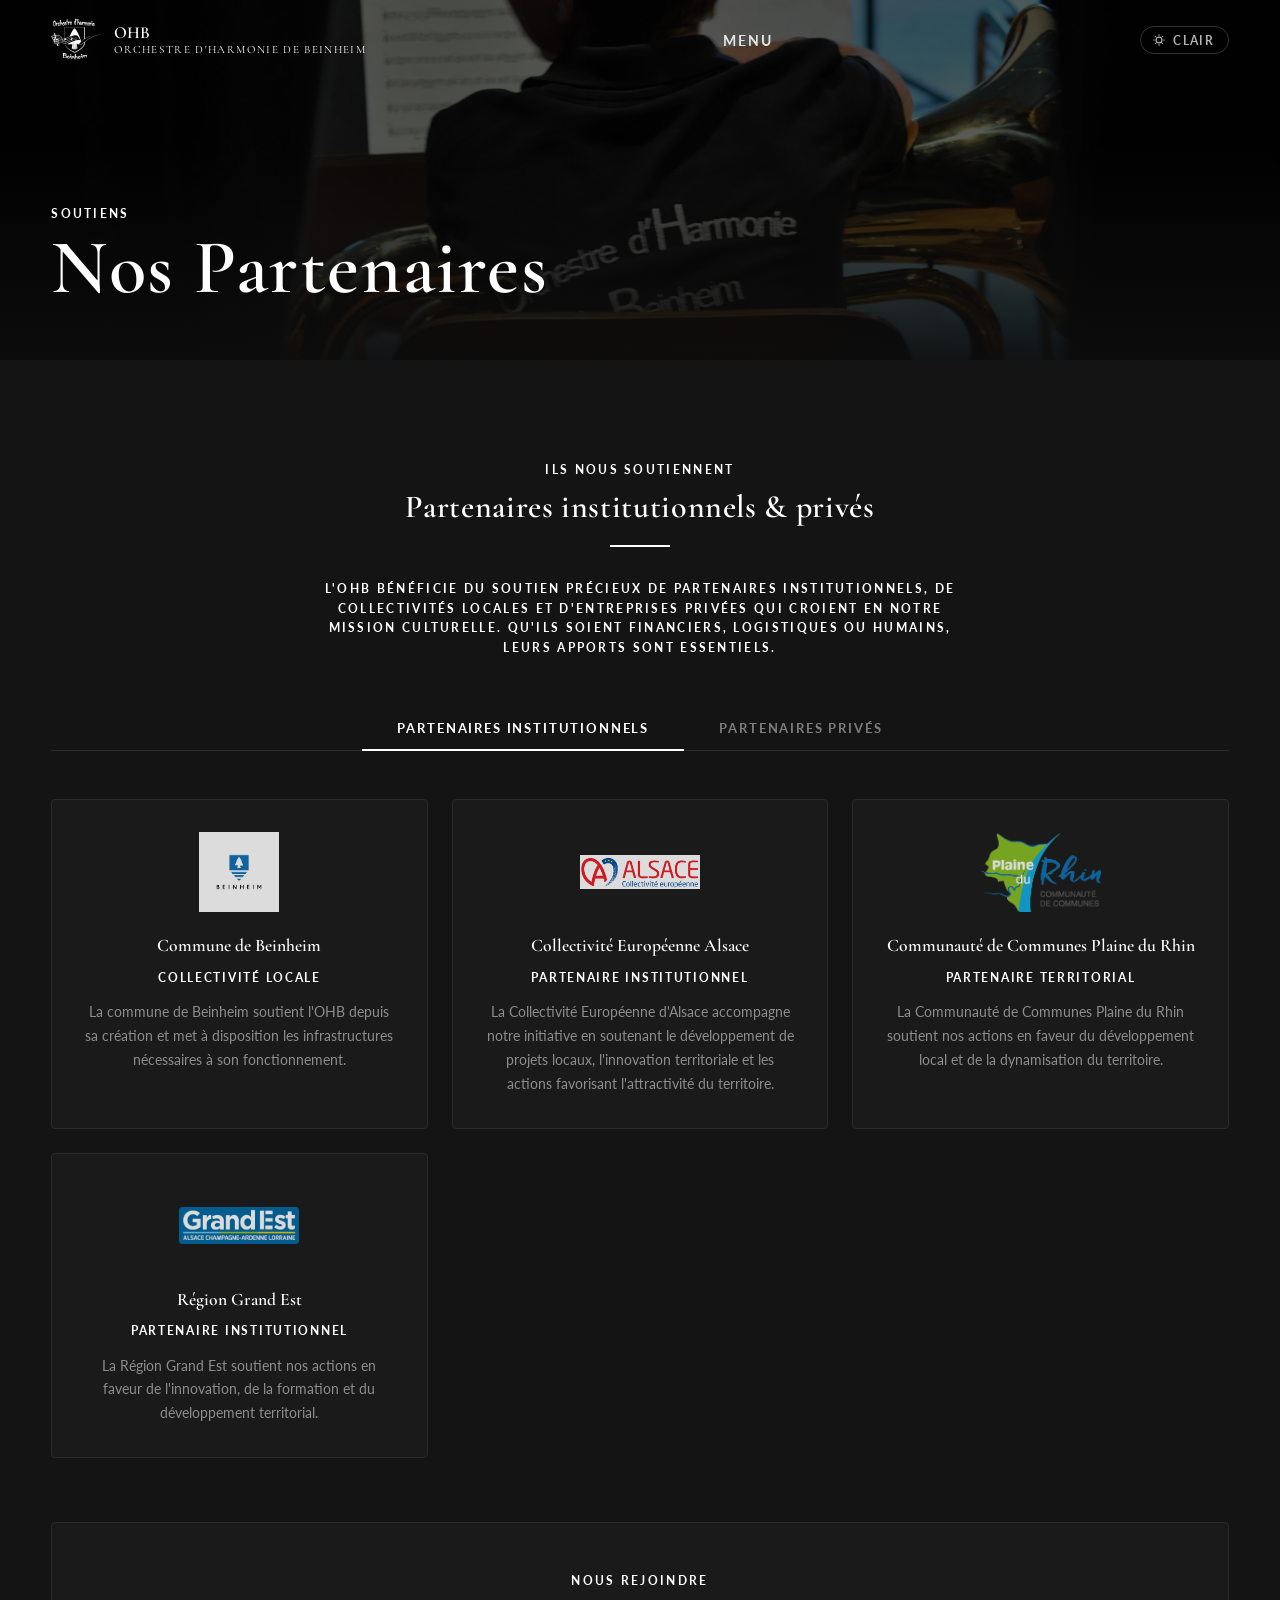
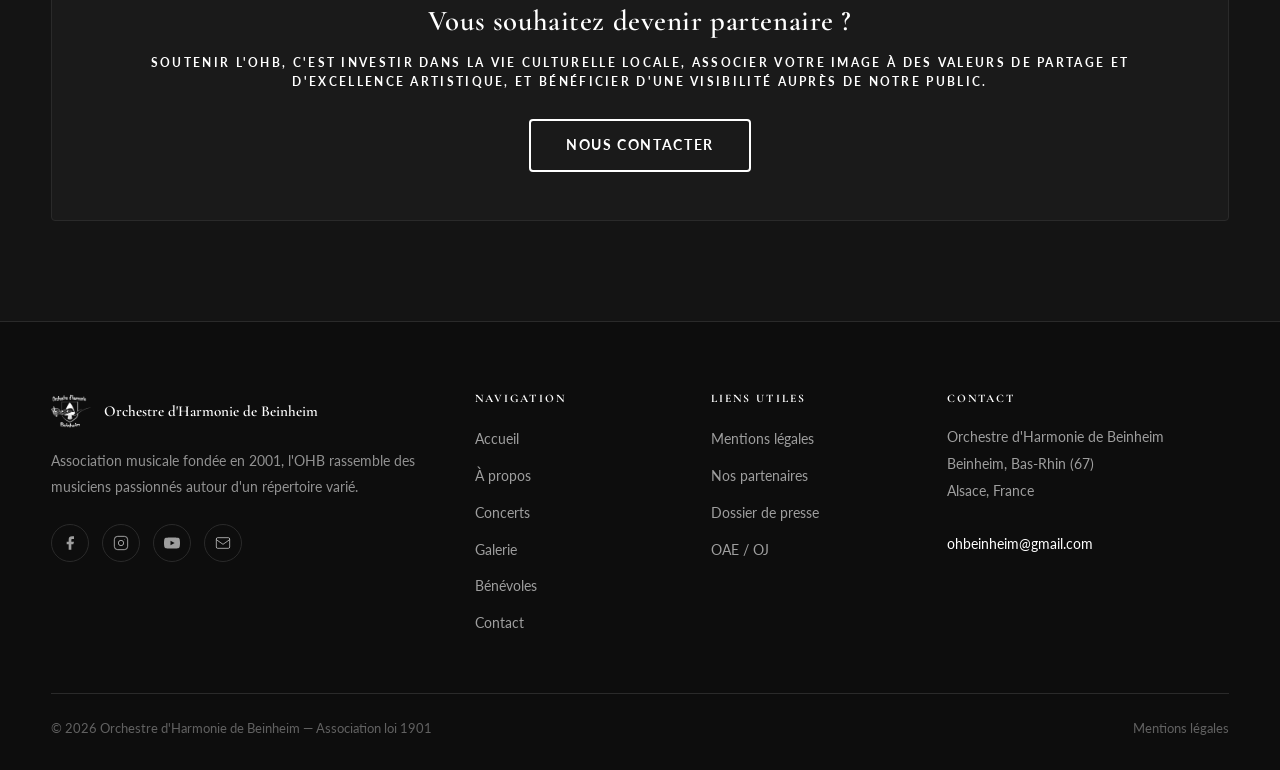
<file: html/partenaires.html>
<!DOCTYPE html>
<html lang="fr">
<head>
  <meta charset="UTF-8" />
  <meta name="viewport" content="width=device-width, initial-scale=1.0" />
  <meta name="description" content="Les partenaires de l'Orchestre d'Harmonie de Beinheim." />
  <title>Nos Partenaires — OHB</title>
  <link rel="preconnect" href="https://fonts.googleapis.com" />
  <link rel="preconnect" href="https://fonts.gstatic.com" crossorigin />
  <link href="https://fonts.googleapis.com/css2?family=Cormorant+Garamond:ital,wght@0,400;0,600;0,700;1,400;1,600&family=Lato:wght@300;400;700&display=swap" rel="stylesheet" />
  <link rel="stylesheet" href="../css/style.css" />
  <style>
    .partenaires-intro {
      text-align: center;
      max-width: 650px;
      margin: 0 auto 3rem;
    }

    /* Onglets */
    .partenaires-tabs {
      display: flex;
      gap: 0;
      border-bottom: 1px solid var(--dark-3);
      margin-bottom: 3rem;
      justify-content: center;
    }
    .partenaires-tab-btn {
      background: none;
      border: none;
      color: rgba(255,255,255,.45);
      font-family: var(--ff-body);
      font-size: .82rem;
      font-weight: 700;
      letter-spacing: .14em;
      text-transform: uppercase;
      padding: .9rem 2.2rem;
      cursor: pointer;
      position: relative;
      transition: color var(--transition);
    }
    .partenaires-tab-btn::after {
      content: '';
      position: absolute;
      bottom: -1px;
      left: 0; right: 0;
      height: 2px;
      background: var(--gold);
      opacity: 0;
      transition: opacity var(--transition);
    }
    .partenaires-tab-btn.active { color: var(--gold); }
    .partenaires-tab-btn.active::after { opacity: 1; }
    .partenaires-tab-content { display: none; }
    .partenaires-tab-content.active { display: block; }

    /* Grille partenaires */
    .partenaires-grid {
      display: grid;
      grid-template-columns: repeat(auto-fill, minmax(280px, 1fr));
      gap: 1.5rem;
      margin-bottom: 4rem;
    }
    .partenaire-card {
      background: var(--dark-2);
      border: 1px solid var(--dark-3);
      border-radius: var(--radius);
      padding: 2rem;
      text-align: center;
      transition: transform var(--transition), border-color var(--transition), box-shadow var(--transition);
    }
    .partenaire-card:hover {
      transform: translateY(-5px);
      border-color: rgba(255,255,255,.25);
      box-shadow: var(--shadow-gold);
    }
    .partenaire-card__logo {
      width: 120px;
      height: 80px;
      object-fit: contain;
      margin: 0 auto 1.2rem;
      display: block;
      opacity: .85;
      transition: opacity var(--transition);
    }
    .partenaire-card:hover .partenaire-card__logo { opacity: 1; }
    .partenaire-card__logo--placeholder {
      width: 120px;
      height: 80px;
      background: var(--dark-3);
      margin: 0 auto 1.2rem;
      border-radius: var(--radius);
      display: flex;
      align-items: center;
      justify-content: center;
      font-size: .7rem;
      color: rgba(255,255,255,.3);
      letter-spacing: .1em;
      text-transform: uppercase;
    }
    .partenaire-card__name {
      font-family: var(--ff-display);
      font-size: 1.1rem;
      font-weight: 600;
      color: var(--white);
      margin-bottom: .4rem;
    }
    .partenaire-card__type {
      font-size: .72rem;
      font-weight: 700;
      letter-spacing: .15em;
      text-transform: uppercase;
      color: var(--gold);
      margin-bottom: .8rem;
    }
    .partenaire-card__desc {
      font-size: .88rem;
      color: rgba(255,255,255,.5);
      line-height: 1.7;
    }

    /* CTA partenariat */
    .partenariat-cta {
      background: var(--dark-2);
      border: 1px solid var(--dark-3);
      border-radius: var(--radius);
      padding: 3rem;
      text-align: center;
      margin-top: 2rem;
    }
  </style>
</head>
<body>

  <nav class="nav" id="nav">
    <div class="nav__inner">
      <a href="index.html" class="nav__logo">
        <img src="../photos/logo/logo-ohb.png" alt="Logo OHB" width="50" height="50" />
        <div class="nav__logo-text">OHB<span>Orchestre d'Harmonie de Beinheim</span></div>
      </a>
      <ul class="nav__links">
        <li><a href="index.html">Accueil</a></li>
        <li><a href="a-propos.html">À propos</a></li>
        <li><a href="concerts.html">Concerts</a></li>
        <li><a href="oae-oj.html">OAE / OJ</a></li>
        <li><a href="galerie.html">Galerie</a></li>
        <li><a href="benevoles.html">Bénévoles</a></li>
        <li><a href="partenaires.html" class="active">Partenaires</a></li>
        <li><a href="dossier-presse.html">Dossier de presse</a></li>
        <li><a href="contact.html">Contact</a></li>
      </ul>
      <button class="nav__burger" id="navBurger" aria-label="Menu"></button>
      <button class="theme-toggle" id="themeToggle" aria-label="Changer le thème"><svg id="themeIcon" xmlns="http://www.w3.org/2000/svg" width="14" height="14" fill="none" viewBox="0 0 24 24" 
        stroke-width="2" stroke="currentColor"><path stroke-linecap="round" stroke-linejoin="round" d="M12 3v1m0 16v1m9-9h-1M4 12H3m15.364-6.364-.707.707M6.343 17.657l-.707.707M17.657 17.657l-.707-
        .707M6.343 6.343l-.707-.707M12 7a5 5 0 100 10A5 5 0 0012 7z"/></svg><span id="themeLabel">Clair</span>
      </button>
    </div>
  </nav>
  <div class="nav__mobile" id="mobileMenu">
    <ul>
      <li><a href="index.html">Accueil</a></li>
      <li><a href="a-propos.html">À propos</a></li>
      <li><a href="concerts.html">Concerts</a></li>
      <li><a href="oae-oj.html">OAE / OJ</a></li>
      <li><a href="galerie.html">Galerie</a></li>
      <li><a href="benevoles.html">Bénévoles</a></li>
      <li><a href="partenaires.html">Partenaires</a></li>
      <li><a href="dossier-presse.html">Dossier de presse</a></li>
      <li><a href="contact.html">Contact</a></li>
      <li><a href="mentions-legales.html">Mentions légales</a></li>
    </ul>
  </div>

  <header class="page-hero">
    <div class="page-hero__bg" style="background-image:url('../photos/hero/hero-accueil.jpg')"></div>
    <div class="page-hero__overlay"></div>
    <div class="container page-hero__content">
      <p class="label">Soutiens</p>
      <h1>Nos Partenaires</h1>
    </div>
  </header>

  <section class="section section--dark">
    <div class="container">

      <div class="partenaires-intro fade-up">
        <p class="label" style="margin-bottom:.6rem">Ils nous soutiennent</p>
        <h2 style="color:var(--white);font-size:clamp(1.4rem,3vw,2rem);margin-bottom:1rem">Partenaires institutionnels &amp; privés</h2>
        <div class="divider divider--center"></div>
        <p class="label">
          L'OHB bénéficie du soutien précieux de partenaires institutionnels, de collectivités locales et d'entreprises privées qui croient en notre mission culturelle. Qu'ils soient financiers, logistiques ou humains, leurs apports sont essentiels.
        </p>
      </div>

      <!-- ONGLETS -->
      <div class="partenaires-tabs fade-up">
        <button class="partenaires-tab-btn active" data-ptab="tab-institutionnels">Partenaires institutionnels</button>
        <button class="partenaires-tab-btn" data-ptab="tab-prives">Partenaires privés</button>
      </div>

      <!-- ══ INSTITUTIONNELS ══ -->
      <div class="partenaires-tab-content active" id="tab-institutionnels">
        <div class="partenaires-grid">

          <article class="partenaire-card fade-up">
            <img class="partenaire-card__logo" src="../photos/partenaires_institutionnels/logo beinheim.png" alt="Commune de Beinheim" />
            <div class="partenaire-card__name">Commune de Beinheim</div>
            <div class="partenaire-card__type">Collectivité locale</div>
            <p class="partenaire-card__desc">La commune de Beinheim soutient l'OHB depuis sa création et met à disposition les infrastructures nécessaires à son fonctionnement.</p>
          </article>

          <article class="partenaire-card fade-up">
            <img class="partenaire-card__logo" src="../photos/partenaires_institutionnels/cea-logo.png" alt="Collectivité Européenne Alsace" />
            <div class="partenaire-card__name">Collectivité Européenne Alsace</div>
            <div class="partenaire-card__type">Partenaire institutionnel</div>
            <p class="partenaire-card__desc">La Collectivité Européenne d'Alsace accompagne notre initiative en soutenant le développement de projets locaux, l'innovation territoriale et les actions favorisant l'attractivité du territoire.</p>
          </article>

          <article class="partenaire-card fade-up">
            <img class="partenaire-card__logo" src="../photos/partenaires_institutionnels/cropped-Logo-Plaine-du-Rhin.png" alt="Plaine du Rhin" />
            <div class="partenaire-card__name">Communauté de Communes Plaine du Rhin</div>
            <div class="partenaire-card__type">Partenaire territorial</div>
            <p class="partenaire-card__desc">La Communauté de Communes Plaine du Rhin soutient nos actions en faveur du développement local et de la dynamisation du territoire.</p>
          </article>

          <article class="partenaire-card fade-up">
            <img class="partenaire-card__logo" src="../photos/partenaires_institutionnels/Grand_Est_Logo.png" alt="Région Grand Est" />
            <div class="partenaire-card__name">Région Grand Est</div>
            <div class="partenaire-card__type">Partenaire institutionnel</div>
            <p class="partenaire-card__desc">La Région Grand Est soutient nos actions en faveur de l'innovation, de la formation et du développement territorial.</p>
          </article>

        </div>
      </div>

      <!-- ══ PRIVÉS ══ -->
      <div class="partenaires-tab-content" id="tab-prives">
        <div class="partenaires-grid">

          <article class="partenaire-card fade-up">
            <div class="partenaire-card__logo--placeholder"> <img src="../photos/partenaires_privés/LOGO GROUPE VITAL.jpg.jpeg" alt="Groupe Vital" ></div>
            <div class="partenaire-card__name">Groupe Vital</div>
            <div class="partenaire-card__type">Entreprise / Sponsor</div>
            <p class="partenaire-card__desc"> Le Groupe Vital accompagne notre projet en soutenant nos actions et en contribuant au 
                  développement d’initiatives locales à fort impact. Ce partenariat permet de renforcer 
                  notre capacité à proposer des solutions innovantes, tout en créant des synergies avec 
                  un acteur engagé du tissu économique régional.
            </p>
          </article>

          <article class="partenaire-card fade-up">
            <div class="partenaire-card__logo--placeholder"> <img src="../photos/partenaires_privés/SaiHome.jpeg" alt="SaiHome"> </div>
            <div class="partenaire-card__name">Partenaire privé 2</div>
            <div class="partenaire-card__type">Entreprise / Sponsor</div>
            <p class="partenaire-card__desc">SaiHome soutient notre initiative en contribuant au développement de projets locaux et en 
                  accompagnant nos actions sur le terrain. Grâce à ce partenariat, nous renforçons notre capacité 
                  à proposer des solutions innovantes et à collaborer avec un acteur engagé dans l’amélioration 
                  du cadre de vie et des services de proximité.
            </p>
          </article>

          <article class="partenaire-card fade-up">
            <div class="partenaire-card__logo--placeholder"> <img src="../photos/partenaires_privés/garage_modery.jpg" alt="Garage Modery"> </div>
            <div class="partenaire-card__name">Garage Modery</div>
            <div class="partenaire-card__type">Entreprise / Sponsor</div>
            <p class="partenaire-card__desc">Le Garage Modery soutient notre projet en mettant en avant son engagement local et son 
                  accompagnement des initiatives régionales. Ce partenariat renforce notre capacité à développer 
                  des actions concrètes sur le terrain, tout en collaborant avec un acteur reconnu pour son 
                  professionnalisme et sa proximité avec les habitants du territoire.
            </p>
          </article>

        </div>
      </div>

      <!-- CTA PARTENARIAT -->
      <div class="partenariat-cta fade-up">
        <p class="label" style="margin-bottom:.8rem">Nous rejoindre</p>
        <h3 style="font-family:var(--ff-display);font-size:clamp(1.2rem,2.5vw,1.8rem);color:var(--white);margin-bottom:1rem">Vous souhaitez devenir partenaire ?</h3>
        <p class="label">
          Soutenir l'OHB, c'est investir dans la vie culturelle locale, associer votre image à des valeurs de partage et d'excellence artistique, et bénéficier d'une visibilité auprès de notre public.
        </p><br>
        <a href="contact.html" class="btn">Nous contacter</a>
      </div>

    </div>
  </section>

  <footer class="footer">
    <div class="container">
      <div class="footer__grid">
        <div class="footer__brand">
          <div class="footer__logo">
            <img src="../photos/logo/logo-ohb.png" alt="Logo OHB" width="40" height="40" />
            <span class="footer__logo-text">Orchestre d'Harmonie de Beinheim</span>
          </div>
          <p>Association musicale fondée en 2001, l'OHB rassemble des musiciens passionnés autour d'un répertoire varié.</p>
          <div class="footer__socials">
            <a href="https://www.facebook.com/OHBeinheim" class="footer__social-link" aria-label="Facebook" target="_blank" rel="noopener"><svg xmlns="http://www.w3.org/2000/svg" width="16" height="16" fill="currentColor" viewBox="0 0 24 24"><path d="M18 2h-3a5 5 0 00-5 5v3H7v4h3v8h4v-8h3l1-4h-4V7a1 1 0 011-1h3z"/></svg></a>
            <a href="https://www.instagram.com/ohbeinheim" class="footer__social-link" aria-label="Instagram" target="_blank" rel="noopener"><svg xmlns="http://www.w3.org/2000/svg" width="16" height="16" fill="none" viewBox="0 0 24 24" stroke-width="1.5" stroke="currentColor"><rect x="2" y="2" width="20" height="20" rx="5"/><circle cx="12" cy="12" r="4"/><circle cx="17.5" cy="6.5" r=".5" fill="currentColor" stroke="none"/></svg></a>
            <a href="https://www.youtube.com/@orchestredharmoniedebeinhe8247" class="footer__social-link" aria-label="YouTube" target="_blank" rel="noopener"><svg xmlns="http://www.w3.org/2000/svg" width="16" height="16" viewBox="0 0 24 24" fill="currentColor"><path d="M23.5 6.2a3.01 3.01 0 00-2.12-2.13C19.54 3.6 12 3.6 12 3.6s-7.54 0-9.38.47A3.01 3.01 0 00.5 6.2 31.5 31.5 0 000 12a31.5 31.5 0 00.5 5.8 3.01 3.01 0 002.12 2.13C4.46 20.4 12 20.4 12 20.4s7.54 0 9.38-.47a3.01 3.01 0 002.12-2.13A31.5 31.5 0 0024 12a31.5 31.5 0 00-.5-5.8zM9.75 15.5V8.5l6.25 3.5-6.25 3.5z"/></svg></a>
            <a href="mailto:ohbeinheim@gmail.com" class="footer__social-link" aria-label="Email"><svg xmlns="http://www.w3.org/2000/svg" width="16" height="16" fill="none" viewBox="0 0 24 24" stroke-width="1.5" stroke="currentColor"><rect x="2" y="4" width="20" height="16" rx="2"/><path d="m22 7-10 7L2 7"/></svg></a>
          </div>
        </div>
        <div><h4>Navigation</h4><ul>
          <li><a href="index.html">Accueil</a></li>
          <li><a href="a-propos.html">À propos</a></li>
          <li><a href="concerts.html">Concerts</a></li>
          <li><a href="galerie.html">Galerie</a></li>
          <li><a href="benevoles.html">Bénévoles</a></li>
          <li><a href="contact.html">Contact</a></li>
        </ul></div>
        <div><h4>Liens utiles</h4><ul>
          <li><a href="mentions-legales.html">Mentions légales</a></li>
          <li><a href="partenaires.html">Nos partenaires</a></li>
          <li><a href="dossier-presse.html">Dossier de presse</a></li>
          <li><a href="oae-oj.html">OAE / OJ</a></li>
        </ul></div>
        <div class="footer__address"><h4>Contact</h4><p>Orchestre d'Harmonie de Beinheim<br>Beinheim, Bas-Rhin (67)<br>Alsace, France<br><br><a href="mailto:ohbeinheim@gmail.com">ohbeinheim@gmail.com</a></p></div>
      </div>
      <div class="footer__bottom">
        <p>&copy; 2026 Orchestre d'Harmonie de Beinheim — Association loi 1901</p>
        <p><a href="mentions-legales.html">Mentions légales</a></p>
      </div>
    </div>
  </footer>

  <script src="../js/main.js" defer></script>
  <script>
    document.querySelectorAll('.partenaires-tab-btn').forEach(btn => {
      btn.addEventListener('click', () => {
        document.querySelectorAll('.partenaires-tab-btn').forEach(b => b.classList.remove('active'));
        document.querySelectorAll('.partenaires-tab-content').forEach(c => c.classList.remove('active'));
        btn.classList.add('active');
        document.getElementById(btn.dataset.ptab).classList.add('active');
      });
    });
  </script>
</body>
</html>
</file>
<file: css/style.css>
/* ============================================================
   ORCHESTRE D'HARMONIE DE BEINHEIM — style.css
   Design: Luxe classique / Noir profond + Blanc / Cormorant + Lato
   ============================================================ */

/* ─── 1. VARIABLES & RESET ─────────────────────────────────── */
:root {
  --gold:       #FFFFFF;
  --gold-light: #E8E8E8;
  --gold-pale:  #C8C8C8;
  --noir:       #0D0D0D;
  --dark:       #141414;
  --dark-2:     #1A1A1A;
  --dark-3:     #2A2A2A;
  --mid:        #5A5A5A;
  --light:      #F2F2F2;
  --white:      #FFFFFF;
  --red-accent: #8B1A1A;

  --ff-display: 'Cormorant Garamond', Georgia, serif;
  --ff-body:    'Lato', 'Helvetica Neue', sans-serif;
  --ff-mono:    'Courier New', monospace;

  --shadow-gold: 0 4px 30px rgba(255,255,255,.08);
  --shadow-sm:   0 2px 12px rgba(0,0,0,.4);
  --shadow-lg:   0 8px 40px rgba(0,0,0,.6);

  --radius: 4px;
  --nav-h: 80px;
  --transition: .35s cubic-bezier(.4,0,.2,1);

  /* Variable pour les textes inline rgba(255,255,255,X) */
  --txt-rgb: 255,255,255;
}

*,*::before,*::after { box-sizing: border-box; margin: 0; padding: 0; }

html {
  scroll-behavior: smooth;
  font-size: 16px;
}

body {
  background: var(--noir);
  color: var(--light);
  font-family: var(--ff-body);
  line-height: 1.7;
  overflow-x: hidden;
}

img { max-width: 100%; height: auto; display: block; }
a  { color: var(--gold); text-decoration: none; transition: color var(--transition); }
a:hover { color: var(--gold-light); }

/* ─── 2. TYPOGRAPHY ─────────────────────────────────────────── */
h1,h2,h3,h4,h5 {
  font-family: var(--ff-display);
  font-weight: 600;
  line-height: 1.15;
  letter-spacing: .02em;
}

h1 { font-size: clamp(2.8rem, 6vw, 5.5rem); }
h2 { font-size: clamp(1.9rem, 4vw, 3rem); }
h3 { font-size: clamp(1.3rem, 2.5vw, 1.8rem); }
h4 { font-size: 1.2rem; }

.label {
  font-size: .72rem;
  font-weight: 700;
  letter-spacing: .2em;
  text-transform: uppercase;
  color: var(--gold);
}

/* ─── 3. UTILITY ────────────────────────────────────────────── */
.container {
  width: min(1200px, 92vw);
  margin: 0 auto;
}

.section {
  padding: 100px 0;
}

.section--dark  { background: var(--dark); }
.section--dark2 { background: var(--dark-2); }

.btn {
  display: inline-block;
  padding: .8rem 2.2rem;
  font-family: var(--ff-body);
  font-size: .85rem;
  font-weight: 700;
  letter-spacing: .12em;
  text-transform: uppercase;
  border: 2px solid var(--gold);
  color: var(--gold);
  background: transparent;
  cursor: pointer;
  transition: all var(--transition);
  border-radius: var(--radius);
}
.btn:hover {
  background: var(--gold);
  color: var(--noir);
}
.btn--filled {
  background: var(--gold);
  color: var(--noir);
}
.btn--filled:hover {
  background: var(--gold-light);
  border-color: var(--gold-light);
  color: var(--noir);
}

.divider {
  width: 60px;
  height: 2px;
  background: var(--gold);
  margin: 1.2rem 0 2rem;
}
.divider--center { margin: 1.2rem auto 2rem; }

/* ─── 4. NAVIGATION ─────────────────────────────────────────── */
.nav {
  position: fixed;
  top: 0; left: 0; right: 0;
  z-index: 1000;
  height: var(--nav-h);
  display: flex;
  align-items: center;
  transition: background var(--transition), box-shadow var(--transition);
}
.nav.scrolled {
  background: rgba(13,13,13,.97);
  box-shadow: 0 2px 20px rgba(0,0,0,.5);
}

.nav__inner {
  display: flex;
  align-items: center;
  justify-content: space-between;
  width: min(1200px, 92vw);
  margin: 0 auto;
}

.nav__logo {
  display: flex;
  align-items: center;
  gap: .8rem;
}
.nav__logo img {
  width: 50px;
  height: 50px;
  object-fit: contain;
}
.nav__logo-text {
  font-family: var(--ff-display);
  font-size: 1.05rem;
  font-weight: 600;
  color: var(--white);
  line-height: 1.2;
}
.nav__logo-text span {
  display: block;
  font-size: .7rem;
  font-weight: 400;
  color: var(--gold);
  letter-spacing: .12em;
  text-transform: uppercase;
}

/* Liens desktop — masqués, hamburger partout */
.nav__links {
  display: none;
}

/* Burger — toujours visible */
.nav__burger {
  display: flex;
  flex-direction: row;
  align-items: center;
  gap: 10px;
  cursor: pointer;
  padding: 8px;
  background: none;
  border: none;
  z-index: 1001;
  position: relative;
}
.nav__burger::after {
  content: 'Menu';
  font-family: var(--ff-body);
  font-size: .9rem;
  font-weight: 700;
  letter-spacing: .15em;
  text-transform: uppercase;
  color: rgba(255,255,255,.85);
  transition: color var(--transition);
}
.nav__burger:hover::after,
.nav__burger.open::after {
  color: var(--gold);
}
/* Les spans (les 3 traits) dans leur propre colonne */
.nav__burger__lines {
  display: flex;
  flex-direction: column;
  gap: 5px;
}
.nav__burger span {
  display: block;
  width: 26px;
  height: 2px;
  background: var(--light);
  transition: all var(--transition);
}
.nav__burger.open span:nth-child(1) { transform: rotate(45deg) translate(5px,5px); }
.nav__burger.open span:nth-child(2) { opacity: 0; }
.nav__burger.open span:nth-child(3) { transform: rotate(-45deg) translate(5px,-5px); }

/* Menu plein écran */
.nav__mobile {
  display: none;
  position: fixed;
  top: 0;
  left: 0; right: 0; bottom: 0;
  background: rgba(13,13,13,.98);
  backdrop-filter: blur(12px);
  -webkit-backdrop-filter: blur(12px);
  z-index: 999;
  padding: calc(var(--nav-h) + 2rem) 2rem 3rem;
  overflow-y: auto;
  flex-direction: column;
  justify-content: center;
  align-items: center;
}
.nav__mobile.open {
  display: flex;
}
.nav__mobile ul {
  list-style: none;
  display: flex;
  flex-direction: column;
  gap: 0;
  width: 100%;
  max-width: 420px;
  text-align: center;
}
.nav__mobile li {
  border-bottom: 1px solid rgba(255,255,255,.06);
}
.nav__mobile li:first-child {
  border-top: 1px solid rgba(255,255,255,.06);
}
.nav__mobile a {
  display: block;
  color: rgba(255,255,255,.75);
  font-size: 1rem;
  font-weight: 600;
  letter-spacing: .1em;
  text-transform: uppercase;
  padding: 1.1rem 1rem;
  transition: color var(--transition), background var(--transition), padding-left var(--transition);
}
.nav__mobile a:hover,
.nav__mobile a.active {
  color: var(--gold);
  background: rgba(255,255,255,.03);
  padding-left: 1.5rem;
}

/* Animation d'entrée des items */
.nav__mobile.open li {
  animation: slideInItem .3s ease both;
}
.nav__mobile.open li:nth-child(1)  { animation-delay: .05s; }
.nav__mobile.open li:nth-child(2)  { animation-delay: .09s; }
.nav__mobile.open li:nth-child(3)  { animation-delay: .13s; }
.nav__mobile.open li:nth-child(4)  { animation-delay: .17s; }
.nav__mobile.open li:nth-child(5)  { animation-delay: .21s; }
.nav__mobile.open li:nth-child(6)  { animation-delay: .25s; }
.nav__mobile.open li:nth-child(7)  { animation-delay: .29s; }
.nav__mobile.open li:nth-child(8)  { animation-delay: .33s; }
.nav__mobile.open li:nth-child(9)  { animation-delay: .37s; }
.nav__mobile.open li:nth-child(10) { animation-delay: .41s; }

@keyframes slideInItem {
  from { opacity: 0; transform: translateY(14px); }
  to   { opacity: 1; transform: translateY(0); }
}

/* ─── 5. HERO ────────────────────────────────────────────────── */
.hero {
  position: relative;
  height: 100vh;
  min-height: 600px;
  display: flex;
  align-items: center;
  overflow: hidden;
}

.hero__bg {
  position: absolute;
  inset: 0;
  background-image: url('https://static.wixstatic.com/media/7abdd3_639256011caf413188eb936fc9fd2e39~mv2.jpeg/v1/fill/w_1920,h_1080,al_c,q_90,enc_avif,quality_auto/7abdd3_639256011caf413188eb936fc9fd2e39~mv2.jpeg');
  background-size: cover;
  background-position: center top;
  filter: brightness(.45);
  transform: scale(1.05);
  animation: heroZoom 12s ease-out forwards;
}
@keyframes heroZoom {
  to { transform: scale(1); }
}

.hero__overlay {
  position: absolute;
  inset: 0;
  background: linear-gradient(135deg, rgba(13,13,13,.7) 0%, rgba(13,13,13,.2) 60%, rgba(255,255,255,.08) 100%);
}

.hero__content {
  position: relative;
  z-index: 2;
  max-width: 800px;
}

.hero__tag {
  display: inline-flex;
  align-items: center;
  gap: .6rem;
  font-size: .72rem;
  font-weight: 700;
  letter-spacing: .22em;
  text-transform: uppercase;
  color: var(--gold);
  margin-bottom: 1.5rem;
  opacity: 0;
  animation: fadeUp .6s .3s ease forwards;
}
.hero__tag::before {
  content: '';
  display: inline-block;
  width: 30px;
  height: 1px;
  background: var(--gold);
}

.hero h1 {
  color: var(--white);
  opacity: 0;
  animation: fadeUp .7s .5s ease forwards;
  text-shadow: 0 2px 30px rgba(0,0,0,.5);
}

.hero__sub {
  font-family: var(--ff-display);
  font-size: clamp(1.2rem, 2.5vw, 1.7rem);
  font-style: italic;
  color: var(--gold-pale);
  margin: 1rem 0 2.5rem;
  opacity: 0;
  animation: fadeUp .7s .7s ease forwards;
}

.hero__ctas {
  display: flex;
  gap: 1rem;
  flex-wrap: wrap;
  opacity: 0;
  animation: fadeUp .7s .9s ease forwards;
}

.hero__scroll {
  position: absolute;
  bottom: 2.5rem;
  left: 50%;
  transform: translateX(-50%);
  display: flex;
  flex-direction: column;
  align-items: center;
  gap: .5rem;
  font-size: .65rem;
  letter-spacing: .2em;
  text-transform: uppercase;
  color: rgba(255,255,255,.5);
  animation: bounce 2s 2s infinite;
}
.hero__scroll svg { stroke: var(--gold); }
@keyframes bounce {
  0%,100% { transform: translateX(-50%) translateY(0); }
  50%      { transform: translateX(-50%) translateY(8px); }
}

/* ─── 6. SECTION HEADERS ─────────────────────────────────────── */
.section-header {
  text-align: center;
  margin-bottom: 4rem;
}
.section-header h2 { color: var(--white); }
.section-header p {
  max-width: 580px;
  margin: 0 auto;
  color: rgba(255,255,255,.7);
  font-size: 1.05rem;
}

/* ─── 7. ABOUT STRIP ─────────────────────────────────────────── */
.about-strip {
  display: grid;
  grid-template-columns: 1fr 1fr;
  gap: 0;
  min-height: 580px;
}
.about-strip__img {
  position: relative;
  overflow: hidden;
}
.about-strip__img img {
  width: 100%;
  height: 100%;
  object-fit: cover;
  transition: transform .8s ease;
}
.about-strip__img:hover img { transform: scale(1.04); }
.about-strip__content {
  padding: 5rem 4rem;
  background: var(--dark-2);
  display: flex;
  flex-direction: column;
  justify-content: center;
}
.about-strip__content p {
  color: rgba(255,255,255,.8);
  margin-bottom: 1.2rem;
  font-size: 1.05rem;
}

/* ─── 8. STATS ───────────────────────────────────────────────── */
.stats {
  background: var(--gold);
  padding: 60px 0;
}
.stats__grid {
  display: grid;
  grid-template-columns: repeat(4,1fr);
  gap: 2rem;
  text-align: center;
}
.stat__num {
  font-family: var(--ff-display);
  font-size: 3.5rem;
  font-weight: 700;
  color: var(--noir);
  line-height: 1;
}
.stat__label {
  font-size: .78rem;
  font-weight: 700;
  letter-spacing: .15em;
  text-transform: uppercase;
  color: rgba(13,13,13,.7);
  margin-top: .4rem;
}

/* ─── 9. UPCOMING CONCERTS ───────────────────────────────────── */
.concerts-preview {
  display: grid;
  grid-template-columns: repeat(auto-fit, minmax(300px,1fr));
  gap: 2rem;
}

.concert-card {
  background: var(--dark-2);
  border: 1px solid var(--dark-3);
  border-radius: var(--radius);
  overflow: hidden;
  transition: transform var(--transition), box-shadow var(--transition), border-color var(--transition);
}
.concert-card:hover {
  transform: translateY(-6px);
  box-shadow: var(--shadow-gold);
  border-color: var(--gold);
}
.concert-card__img {
  position: relative;
  height: 200px;
  overflow: hidden;
}
.concert-card__img img {
  width: 100%;
  height: 100%;
  object-fit: cover;
  transition: transform .6s ease;
}
.concert-card:hover .concert-card__img img { transform: scale(1.06); }
.concert-card__date {
  position: absolute;
  top: 1rem;
  left: 1rem;
  background: var(--gold);
  color: var(--noir);
  padding: .3rem .8rem;
  font-size: .75rem;
  font-weight: 700;
  letter-spacing: .1em;
  text-transform: uppercase;
  border-radius: var(--radius);
}
.concert-card__body { padding: 1.5rem; }
.concert-card__body h3 { color: var(--white); font-size: 1.2rem; margin-bottom: .5rem; }
.concert-card__body p { color: rgba(255,255,255,.65); font-size: .9rem; }
.concert-card__meta {
  display: flex;
  gap: 1rem;
  margin-top: 1rem;
  font-size: .8rem;
  color: var(--gold);
  font-weight: 600;
}
.concert-card__meta span { display: flex; align-items: center; gap: .3rem; }

/* ─── 10. GALLERY GRID ───────────────────────────────────────── */
.gallery-grid {
  display: grid;
  grid-template-columns: repeat(4, 1fr);
  grid-auto-rows: 220px;
  gap: 6px;
}
.gallery-item {
  position: relative;
  overflow: hidden;
  cursor: pointer;
}
.gallery-item:nth-child(3n+1):nth-child(-n+3) { grid-row: span 2; }
.gallery-item img {
  width: 100%;
  height: 100%;
  object-fit: cover;
  transition: transform .6s ease;
}
.gallery-item:hover img { transform: scale(1.08); }
.gallery-item__overlay {
  position: absolute;
  inset: 0;
  background: rgba(13,13,13,.5);
  opacity: 0;
  display: flex;
  align-items: center;
  justify-content: center;
  transition: opacity var(--transition);
}
.gallery-item:hover .gallery-item__overlay { opacity: 1; }
.gallery-item__overlay svg { stroke: var(--white); }

/* ─── 11. LIGHTBOX ───────────────────────────────────────────── */
.lightbox {
  display: none;
  position: fixed;
  inset: 0;
  z-index: 2000;
  background: rgba(0,0,0,.95);
  align-items: center;
  justify-content: center;
  padding: 2rem;
}
.lightbox.open { display: flex; }
.lightbox__img {
  max-width: 90vw;
  max-height: 85vh;
  object-fit: contain;
  border: 1px solid var(--dark-3);
  border-radius: var(--radius);
  animation: fadeIn .3s ease;
}
@keyframes fadeIn { from { opacity:0; transform:scale(.96); } to { opacity:1; transform:scale(1); } }
.lightbox__close {
  position: absolute;
  top: 1.5rem; right: 1.5rem;
  background: none;
  border: 1px solid rgba(255,255,255,.2);
  color: var(--white);
  font-size: 1.5rem;
  width: 44px; height: 44px;
  border-radius: 50%;
  cursor: pointer;
  display: flex;
  align-items: center;
  justify-content: center;
  transition: all var(--transition);
}
.lightbox__close:hover { background: var(--gold); border-color: var(--gold); color: var(--noir); }
.lightbox__prev,
.lightbox__next {
  position: absolute;
  top: 50%;
  transform: translateY(-50%);
  background: rgba(255,255,255,.06);
  border: 1px solid rgba(255,255,255,.15);
  color: var(--white);
  width: 50px; height: 50px;
  border-radius: 50%;
  cursor: pointer;
  font-size: 1.2rem;
  display: flex;
  align-items: center;
  justify-content: center;
  transition: all var(--transition);
}
.lightbox__prev { left: 1rem; }
.lightbox__next { right: 1rem; }
.lightbox__prev:hover,
.lightbox__next:hover { background: var(--gold); border-color: var(--gold); color: var(--noir); }

/* ─── 12. HISTOIRE TIMELINE ──────────────────────────────────── */
.timeline {
  position: relative;
  max-width: 750px;
  margin: 0 auto;
}
.timeline::before {
  content: '';
  position: absolute;
  left: 20px;
  top: 0; bottom: 0;
  width: 1px;
  background: linear-gradient(to bottom, transparent, var(--gold), transparent);
}
.timeline-item {
  display: flex;
  gap: 2rem;
  margin-bottom: 3.5rem;
  padding-left: .5rem;
  opacity: 0;
  transform: translateX(-20px);
  transition: opacity .6s ease, transform .6s ease;
}
.timeline-item.visible {
  opacity: 1;
  transform: translateX(0);
}
.timeline-dot {
  position: relative;
  flex-shrink: 0;
  width: 40px;
  height: 40px;
  background: var(--dark-2);
  border: 2px solid var(--gold);
  border-radius: 50%;
  display: flex;
  align-items: center;
  justify-content: center;
}
.timeline-dot::before {
  content: '';
  width: 10px; height: 10px;
  background: var(--gold);
  border-radius: 50%;
}
.timeline-year {
  font-family: var(--ff-display);
  font-size: 2rem;
  color: var(--gold);
  font-weight: 700;
  line-height: 1;
  min-width: 80px;
}
.timeline-content h4 { color: var(--white); margin-bottom: .4rem; }
.timeline-content p { color: rgba(255,255,255,.7); font-size: .95rem; }

/* ─── 13. RECRUTEMENT ────────────────────────────────────────── */
.recrutement {
  background: var(--dark-2);
  border: 1px solid var(--dark-3);
  border-radius: var(--radius);
  padding: 3rem;
  display: grid;
  grid-template-columns: 1fr 1fr;
  gap: 3rem;
  align-items: center;
}
.instruments-list {
  display: flex;
  flex-wrap: wrap;
  gap: .6rem;
  margin-top: 1rem;
}
.instruments-list span {
  background: var(--dark-3);
  border: 1px solid rgba(255,255,255,.3);
  color: var(--gold);
  padding: .3rem .9rem;
  font-size: .78rem;
  font-weight: 600;
  letter-spacing: .08em;
  border-radius: 20px;
}

/* ─── 14. CONTACT FORM ───────────────────────────────────────── */
.contact-grid {
  display: grid;
  grid-template-columns: 1fr 1.5fr;
  gap: 4rem;
  align-items: start;
}
.contact-info h3 { color: var(--white); margin-bottom: 1.5rem; }
.contact-info-item {
  display: flex;
  gap: 1rem;
  margin-bottom: 1.5rem;
  color: rgba(255,255,255,.75);
}
.contact-info-item svg { flex-shrink: 0; stroke: var(--gold); margin-top: 3px; }

.form-group { margin-bottom: 1.4rem; }
.form-group label {
  display: block;
  font-size: .78rem;
  font-weight: 700;
  letter-spacing: .1em;
  text-transform: uppercase;
  color: rgba(255,255,255,.6);
  margin-bottom: .5rem;
}
.form-group input,
.form-group textarea,
.form-group select {
  width: 100%;
  background: var(--dark-2);
  border: 1px solid var(--dark-3);
  color: var(--light);
  padding: .85rem 1rem;
  font-family: var(--ff-body);
  font-size: 1rem;
  border-radius: var(--radius);
  transition: border-color var(--transition), box-shadow var(--transition);
  outline: none;
}
.form-group input:focus,
.form-group textarea:focus,
.form-group select:focus {
  border-color: var(--gold);
  box-shadow: 0 0 0 3px rgba(255,255,255,.12);
}
.form-group textarea { resize: vertical; min-height: 130px; }
.form-group .error {
  font-size: .78rem;
  color: #e55; margin-top: .3rem;
  display: none;
}
.form-group.has-error input,
.form-group.has-error textarea { border-color: #e55; }
.form-group.has-error .error { display: block; }
.form-success {
  display: none;
  background: rgba(255,255,255,.1);
  border: 1px solid var(--gold);
  color: var(--gold);
  padding: 1rem 1.5rem;
  border-radius: var(--radius);
  text-align: center;
  margin-top: 1rem;
}

/* ─── 15. FOOTER ─────────────────────────────────────────────── */
.footer {
  background: var(--noir);
  border-top: 1px solid var(--dark-3);
  padding: 70px 0 30px;
}
.footer__grid {
  display: grid;
  grid-template-columns: 2fr 1fr 1fr 1.5fr;
  gap: 3rem;
  margin-bottom: 3rem;
}
.footer__brand p { color: rgba(255,255,255,.55); font-size: .9rem; margin: 1rem 0 1.5rem; line-height: 1.8; }
.footer__logo {
  display: flex;
  align-items: center;
  gap: .8rem;
  margin-bottom: .5rem;
}
.footer__logo img { width: 40px; height: 40px; object-fit: contain; }
.footer__logo-text {
  font-family: var(--ff-display);
  font-size: .95rem;
  font-weight: 600;
  color: var(--white);
}
.footer h4 {
  font-size: .72rem;
  font-weight: 700;
  letter-spacing: .18em;
  text-transform: uppercase;
  color: var(--gold);
  margin-bottom: 1.2rem;
}
.footer ul { list-style: none; }
.footer ul li { margin-bottom: .6rem; }
.footer ul li a { color: rgba(255,255,255,.6); font-size: .88rem; transition: color var(--transition); }
.footer ul li a:hover { color: var(--gold); }
.footer__address p { color: rgba(255,255,255,.6); font-size: .88rem; line-height: 1.9; }
.footer__socials {
  display: flex;
  gap: .8rem;
  margin-top: 1.2rem;
}
.footer__social-link {
  width: 38px; height: 38px;
  border: 1px solid var(--dark-3);
  border-radius: 50%;
  display: flex;
  align-items: center;
  justify-content: center;
  color: rgba(255,255,255,.6);
  transition: all var(--transition);
}
.footer__social-link:hover {
  border-color: var(--gold);
  color: var(--gold);
  background: rgba(255,255,255,.08);
}
.footer__bottom {
  border-top: 1px solid var(--dark-3);
  padding-top: 1.5rem;
  display: flex;
  justify-content: space-between;
  align-items: center;
  font-size: .8rem;
  color: rgba(255,255,255,.35);
}
.footer__bottom a { color: rgba(255,255,255,.35); }
.footer__bottom a:hover { color: var(--gold); }

/* ─── 16. PAGE HERO (inner pages) ───────────────────────────── */
.page-hero {
  height: 40vh;
  min-height: 320px;
  position: relative;
  display: flex;
  align-items: flex-end;
  padding-bottom: 3rem;
  overflow: hidden;
}
.page-hero__bg {
  position: absolute;
  inset: 0;
  background-size: cover;
  background-position: center;
  filter: brightness(.35);
}
.page-hero__overlay {
  position: absolute;
  inset: 0;
  background: linear-gradient(to top, rgba(13,13,13,.9) 0%, transparent 60%);
}
.page-hero__content { position: relative; z-index: 2; }
.page-hero h1 { color: var(--white); }

/* ─── 17. CONCERTS PAGE ──────────────────────────────────────── */
.concerts-tabs {
  display: flex;
  gap: .5rem;
  margin-bottom: 3rem;
  border-bottom: 1px solid var(--dark-3);
  padding-bottom: .5rem;
}
.tab-btn {
  background: none;
  border: none;
  color: rgba(255,255,255,.5);
  font-family: var(--ff-body);
  font-size: .82rem;
  font-weight: 700;
  letter-spacing: .12em;
  text-transform: uppercase;
  padding: .6rem 1.4rem;
  cursor: pointer;
  transition: color var(--transition);
  position: relative;
}
.tab-btn::after {
  content: '';
  position: absolute;
  bottom: -9px; left: 0; right: 0;
  height: 2px;
  background: var(--gold);
  opacity: 0;
  transition: opacity var(--transition);
}
.tab-btn.active { color: var(--gold); }
.tab-btn.active::after { opacity: 1; }
.tab-content { display: none; }
.tab-content.active { display: block; }

.concert-full-card {
  display: grid;
  grid-template-columns: 280px 1fr;
  gap: 2rem;
  background: var(--dark-2);
  border: 1px solid var(--dark-3);
  border-radius: var(--radius);
  overflow: hidden;
  margin-bottom: 1.5rem;
  transition: border-color var(--transition), box-shadow var(--transition);
}
.concert-full-card:hover {
  border-color: rgba(255,255,255,.3);
  box-shadow: var(--shadow-gold);
}
.concert-full-card__img {
  overflow: hidden;
}
.concert-full-card__img img {
  width: 100%;
  height: 100%;
  object-fit: cover;
  transition: transform .6s ease;
}
.concert-full-card:hover .concert-full-card__img img { transform: scale(1.04); }
.concert-full-card__body {
  padding: 2rem;
  display: flex;
  flex-direction: column;
  justify-content: center;
}
.concert-full-card__body .label { margin-bottom: .8rem; }
.concert-full-card__body h3 { color: var(--white); margin-bottom: .8rem; }
.concert-full-card__body p { color: rgba(255,255,255,.7); font-size: .95rem; line-height: 1.7; }
.concert-badge {
  display: inline-block;
  padding: .2rem .7rem;
  font-size: .7rem;
  font-weight: 700;
  letter-spacing: .1em;
  text-transform: uppercase;
  border-radius: 2px;
  margin-bottom: .8rem;
}
.concert-badge--future { background: rgba(255,255,255,.08); color: var(--gold); border: 1px solid rgba(255,255,255,.3); }
.concert-badge--past   { background: rgba(74,74,74,.3); color: rgba(255,255,255,.5); border: 1px solid var(--dark-3); }

/* ─── 18. GALERIE PAGE ───────────────────────────────────────── */
.gallery-filter {
  display: flex;
  flex-wrap: wrap;
  gap: .5rem;
  margin-bottom: 2rem;
}
.filter-btn {
  background: none;
  border: 1px solid var(--dark-3);
  color: rgba(255,255,255,.6);
  font-size: .75rem;
  font-weight: 700;
  letter-spacing: .1em;
  text-transform: uppercase;
  padding: .4rem 1rem;
  cursor: pointer;
  border-radius: 20px;
  transition: all var(--transition);
}
.filter-btn:hover,
.filter-btn.active {
  border-color: var(--gold);
  color: var(--gold);
  background: rgba(255,255,255,.08);
}

/* ─── 19. MENTIONS LEGALES ───────────────────────────────────── */
.legal-content {
  max-width: 800px;
  margin: 0 auto;
}
.legal-content h2 {
  font-size: 1.5rem;
  color: var(--gold);
  margin-bottom: .8rem;
  margin-top: 2.5rem;
}
.legal-content p { color: rgba(255,255,255,.75); margin-bottom: 1rem; }

/* ─── 20. SCROLL ANIMATIONS ──────────────────────────────────── */
@keyframes fadeUp {
  from { opacity:0; transform:translateY(25px); }
  to   { opacity:1; transform:translateY(0);    }
}

.fade-up {
  opacity: 0;
  transform: translateY(30px);
  transition: opacity .7s ease, transform .7s ease;
}
.fade-up.visible {
  opacity: 1;
  transform: translateY(0);
}

/* ─── 21. RESPONSIVE ─────────────────────────────────────────── */
@media (max-width: 1024px) {
  .footer__grid { grid-template-columns: 1fr 1fr; }
  .stats__grid  { grid-template-columns: repeat(2,1fr); }
  .about-strip  { grid-template-columns: 1fr; }
  .about-strip__img { height: 350px; }
  .recrutement  { grid-template-columns: 1fr; }
  .concert-full-card { grid-template-columns: 1fr; }
  .concert-full-card__img { height: 220px; }
  .gallery-grid { grid-template-columns: repeat(3,1fr); }
}

@media (max-width: 768px) {
  :root { --nav-h: 65px; }

  .section { padding: 70px 0; }

  .contact-grid { grid-template-columns: 1fr; }

  .footer__grid { grid-template-columns: 1fr; gap: 2rem; }
  .footer__bottom { flex-direction: column; gap: .6rem; text-align: center; }

  .gallery-grid { grid-template-columns: repeat(2,1fr); }
  .gallery-item:nth-child(3n+1):nth-child(-n+3) { grid-row: span 1; }

  .concerts-preview { grid-template-columns: 1fr; }

  .hero__ctas { flex-direction: column; align-items: flex-start; }
}

@media (max-width: 480px) {
  .gallery-grid { grid-template-columns: 1fr 1fr; grid-auto-rows: 150px; }
  .stats__grid  { grid-template-columns: 1fr 1fr; }
}

/* ─── 22. THÈME CLAIR [data-theme="light"] ───────────────────── */
[data-theme="light"] {
  --gold:       #3A2A1A;
  --gold-light: #5C4030;
  --gold-pale:  #8A6A50;
  --noir:       #FAF7F2;
  --dark:       #F3EDE4;
  --dark-2:     #EDE5D8;
  --dark-3:     #D9CEBA;
  --mid:        #9A8A78;
  --light:      #2A1A0E;
  --white:      #1A0E05;
  --shadow-gold: 0 4px 30px rgba(58,42,26,.12);
  --shadow-sm:   0 2px 12px rgba(58,42,26,.12);
  --shadow-lg:   0 8px 40px rgba(58,42,26,.18);
  --txt-rgb:    42,26,14;
}

[data-theme="light"] body {
  background: var(--noir);
  color: var(--light);
}

[data-theme="light"] .nav {
  background: rgba(250,247,242,.92);
  backdrop-filter: blur(10px);
}
[data-theme="light"] .nav.scrolled {
  background: rgba(250,247,242,.98);
  box-shadow: 0 2px 20px rgba(58,42,26,.1);
  border-bottom: 1px solid var(--dark-3);
}
[data-theme="light"] .nav__logo-text { color: #1A0E05; }
[data-theme="light"] .nav__logo img  { filter: invert(1) sepia(1) saturate(0) brightness(0.25); }
[data-theme="light"] .nav__burger::after { color: rgba(42,26,14,.65); }
[data-theme="light"] .nav__burger span  { background: var(--gold); }
[data-theme="light"] .nav__mobile { background: rgba(250,247,242,.98); }
[data-theme="light"] .nav__mobile li { border-bottom-color: var(--dark-3); }
[data-theme="light"] .nav__mobile li:first-child { border-top-color: var(--dark-3); }
[data-theme="light"] .nav__mobile a { color: rgba(42,26,14,.6); }
[data-theme="light"] .nav__mobile a:hover,
[data-theme="light"] .nav__mobile a.active { color: var(--gold); background: rgba(58,42,26,.04); }

[data-theme="light"] .hero__bg   { filter: brightness(.55) sepia(.2); }
[data-theme="light"] .hero__overlay { background: linear-gradient(135deg,rgba(250,247,242,.55) 0%,rgba(250,247,242,.1) 60%,rgba(58,42,26,.05) 100%); }
[data-theme="light"] .hero h1    { color: #FAF7F2; }
[data-theme="light"] .hero__sub  { color: rgba(250,247,242,.85); }
[data-theme="light"] .hero__tag  { color: #FAF7F2; background: rgba(58,42,26,.75); }
[data-theme="light"] .hero__tag::before { background: rgba(250,247,242,.7); }
[data-theme="light"] .hero__scroll { color: rgba(250,247,242,.55); }
[data-theme="light"] .hero__scroll svg { stroke: rgba(250,247,242,.7); }
[data-theme="light"] .hero .btn  { border-color: rgba(250,247,242,.85); color: rgba(250,247,242,.85); }
[data-theme="light"] .hero .btn:hover { background: rgba(250,247,242,.9); color: var(--gold); border-color: rgba(250,247,242,.9); }
[data-theme="light"] .hero .btn--filled { background: rgba(250,247,242,.9); color: var(--gold); border-color: rgba(250,247,242,.9); }

[data-theme="light"] .section-header p { color: rgba(42,26,14,.65); }
[data-theme="light"] .about-strip__content { border-left: 1px solid var(--dark-3); }
[data-theme="light"] .about-strip__content p { color: rgba(42,26,14,.7); }

[data-theme="light"] .stats .stat__label { color: rgba(250,247,242,.75); }
[data-theme="light"] .stats .stat__num   { color: var(--noir); }

[data-theme="light"] .concert-card { background: var(--noir); box-shadow: var(--shadow-sm); }
[data-theme="light"] .concert-card__body p { color: rgba(42,26,14,.65); }
[data-theme="light"] .concert-full-card { background: var(--noir); box-shadow: var(--shadow-sm); }
[data-theme="light"] .concert-full-card:hover { border-color: var(--gold-pale); }
[data-theme="light"] .concert-full-card__body p { color: rgba(42,26,14,.65); }
[data-theme="light"] .concert-badge--future { background: rgba(58,42,26,.08); color: var(--gold); border-color: var(--dark-3); }
[data-theme="light"] .concert-badge--past   { background: rgba(58,42,26,.04); color: var(--gold-pale); border-color: var(--dark-3); }

[data-theme="light"] .gallery-item__overlay { background: rgba(58,42,26,.35); }
[data-theme="light"] .gallery-item__overlay svg { stroke: #FAF7F2; }

[data-theme="light"] .lightbox { background: rgba(250,247,242,.96); }
[data-theme="light"] .lightbox__close { border-color: var(--dark-3); color: var(--gold); }
[data-theme="light"] .lightbox__prev,
[data-theme="light"] .lightbox__next { background: rgba(58,42,26,.06); border-color: var(--dark-3); color: var(--gold); }
[data-theme="light"] .lightbox__prev:hover,
[data-theme="light"] .lightbox__next:hover { background: var(--gold); border-color: var(--gold); color: var(--noir); }

[data-theme="light"] .timeline::before { background: linear-gradient(to bottom,transparent,var(--gold-pale),transparent); }
[data-theme="light"] .timeline-dot { background: var(--dark-2); border-color: var(--gold-pale); }
[data-theme="light"] .timeline-dot::before { background: var(--gold-pale); }
[data-theme="light"] .timeline-year { color: var(--gold); }
[data-theme="light"] .timeline-content p { color: rgba(42,26,14,.65); }

[data-theme="light"] .recrutement { background: var(--noir); box-shadow: var(--shadow-sm); }
[data-theme="light"] .instruments-list span { background: var(--dark-2); border-color: var(--dark-3); }

[data-theme="light"] .form-group label { color: rgba(42,26,14,.55); }
[data-theme="light"] .form-group input,
[data-theme="light"] .form-group textarea,
[data-theme="light"] .form-group select { background: var(--noir); border-color: var(--dark-3); color: var(--light); }
[data-theme="light"] .form-group input:focus,
[data-theme="light"] .form-group textarea:focus,
[data-theme="light"] .form-group select:focus { border-color: var(--gold); box-shadow: 0 0 0 3px rgba(58,42,26,.1); }
[data-theme="light"] .form-group .error { color: #c0392b; }
[data-theme="light"] .form-success { background: rgba(58,42,26,.08); border-color: var(--gold-pale); color: var(--gold); }

[data-theme="light"] .contact-info-item { color: rgba(42,26,14,.7); }
[data-theme="light"] .contact-info-item svg { stroke: var(--gold-pale); }

[data-theme="light"] .footer { background: var(--gold); border-top-color: rgba(250,247,242,.15); }
[data-theme="light"] .footer__logo-text { color: var(--noir); }
[data-theme="light"] .footer__logo img { filter: brightness(0) invert(1); }
[data-theme="light"] .footer h4 { color: rgba(250,247,242,.55); }
[data-theme="light"] .footer__brand p { color: rgba(250,247,242,.65); }
[data-theme="light"] .footer ul li a { color: rgba(250,247,242,.75); }
[data-theme="light"] .footer ul li a:hover { color: var(--noir); }
[data-theme="light"] .footer__address p { color: rgba(250,247,242,.75); }
[data-theme="light"] .footer__address a { color: rgba(250,247,242,.75); }
[data-theme="light"] .footer__address a:hover { color: var(--noir); }
[data-theme="light"] .footer__social-link { border-color: rgba(250,247,242,.25); color: rgba(250,247,242,.7); }
[data-theme="light"] .footer__social-link:hover { border-color: var(--noir); color: var(--noir); }
/* Icônes sociales hors footer (page contact) — fond clair = icônes sombres */
[data-theme="light"] .contact-info .footer__social-link {
  border-color: rgba(58,42,26,.25);
  color: rgba(42,26,14,.65);
  background: transparent;
}
[data-theme="light"] .contact-info .footer__social-link:hover {
  border-color: var(--gold);
  color: var(--gold);
  background: rgba(58,42,26,.06);
}
[data-theme="light"] .footer__bottom { border-top-color: rgba(250,247,242,.15); color: rgba(250,247,242,.4); }
[data-theme="light"] .footer__bottom a { color: rgba(250,247,242,.4); }
[data-theme="light"] .footer__bottom a:hover { color: var(--noir); }

[data-theme="light"] .page-hero__bg { filter: brightness(.45) sepia(.15); }
[data-theme="light"] .page-hero__overlay { background: linear-gradient(to top,rgba(58,42,26,.75) 0%,transparent 60%); }
[data-theme="light"] .page-hero h1 { color: #FAF7F2; }
[data-theme="light"] .page-hero .label { color: rgba(250,247,242,.7); }

[data-theme="light"] .tab-btn { color: rgba(42,26,14,.45); }
[data-theme="light"] .tab-btn.active { color: var(--gold); }
[data-theme="light"] .filter-btn { border-color: var(--dark-3); color: rgba(42,26,14,.55); }
[data-theme="light"] .filter-btn:hover,
[data-theme="light"] .filter-btn.active { border-color: var(--gold); color: var(--gold); background: rgba(58,42,26,.06); }

[data-theme="light"] .legal-content p { color: rgba(42,26,14,.7); }
[data-theme="light"] .legal-content a { color: var(--gold); }

/* Pages spécifiques */
[data-theme="light"] .partenaire-card    { background: var(--noir); box-shadow: var(--shadow-sm); }
[data-theme="light"] .partenaire-card:hover { border-color: var(--gold-pale); }
[data-theme="light"] .partenaire-card__desc { color: rgba(42,26,14,.55); }
[data-theme="light"] .partenaire-card__logo--placeholder { background: var(--dark-2); color: rgba(42,26,14,.35); }
[data-theme="light"] .partenariat-cta   { background: var(--noir); border-color: var(--dark-3); }
[data-theme="light"] .benevole-card     { background: var(--noir); box-shadow: var(--shadow-sm); }
[data-theme="light"] .benevole-card:hover { border-color: var(--gold-pale); }
[data-theme="light"] .benevole-card__text { color: rgba(42,26,14,.5); }
[data-theme="light"] .benevole-card__photo--placeholder { background: var(--dark-2); }
[data-theme="light"] .merci-section     { border-top-color: var(--dark-3); }
[data-theme="light"] .merci-section p   { color: rgba(42,26,14,.55); }
[data-theme="light"] .benevoles-intro blockquote { background: var(--dark-2); border-left-color: var(--gold-pale); }
[data-theme="light"] .presse-block      { background: var(--noir); border-color: var(--dark-3); box-shadow: var(--shadow-sm); }
[data-theme="light"] .presse-block h3   { border-bottom-color: var(--dark-3); }
[data-theme="light"] .presse-block p    { color: rgba(42,26,14,.55); }
[data-theme="light"] .download-btn      { background: var(--dark-2); border-color: var(--dark-3); color: var(--gold); }
[data-theme="light"] .download-btn:hover { border-color: var(--gold); background: rgba(58,42,26,.06); }
[data-theme="light"] .download-btn__meta { color: rgba(42,26,14,.4); }
[data-theme="light"] .download-btn__icon { background: var(--dark-3); }
[data-theme="light"] .contact-presse    { background: var(--noir); border-color: var(--dark-3); }
[data-theme="light"] .contact-presse p  { color: rgba(42,26,14,.55); }
[data-theme="light"] .oae-tab-btn       { color: rgba(42,26,14,.45); }
[data-theme="light"] .oae-tab-btn.active { color: var(--gold); }
[data-theme="light"] .oae-tab-btn::after { background: var(--gold); }
[data-theme="light"] .oae-hero-block__text p { color: rgba(42,26,14,.65); }
[data-theme="light"] .info-item         { background: var(--noir); border-color: var(--dark-3); }
[data-theme="light"] .partenaires-tab-btn { color: rgba(42,26,14,.45); }
[data-theme="light"] .partenaires-tab-btn.active { color: var(--gold); }
[data-theme="light"] .partenaires-tab-btn::after { background: var(--gold); }
[data-theme="light"] .partenaires-tabs  { border-bottom-color: var(--dark-3); }
[data-theme="light"] .concerts-tabs     { border-bottom-color: var(--dark-3); }
[data-theme="light"] .oae-tabs          { border-bottom-color: var(--dark-3); }

/* Bouton thème — commun aux deux thèmes */
.theme-toggle {
  display: flex;
  align-items: center;
  gap: 7px;
  cursor: pointer;
  background: none;
  border: 1px solid rgba(255,255,255,.2);
  border-radius: 20px;
  padding: .38rem .85rem .38rem .7rem;
  font-family: var(--ff-body);
  font-size: .72rem;
  font-weight: 700;
  letter-spacing: .12em;
  text-transform: uppercase;
  color: rgba(255,255,255,.7);
  transition: all var(--transition);
  margin-left: .6rem;
  white-space: nowrap;
}
.theme-toggle:hover {
  border-color: rgba(255,255,255,.5);
  color: #fff;
  background: rgba(255,255,255,.06);
}
.theme-toggle svg {
  flex-shrink: 0;
  transition: transform .5s ease;
}
.theme-toggle:hover svg { transform: rotate(20deg); }

[data-theme="light"] .theme-toggle {
  border-color: rgba(58,42,26,.25);
  color: rgba(42,26,14,.65);
}
[data-theme="light"] .theme-toggle:hover {
  border-color: var(--gold);
  color: var(--gold);
  background: rgba(58,42,26,.05);
}

/* Transition douce lors du changement */
body, .nav, .nav__mobile, .footer, .concert-card, .concert-full-card,
.gallery-item__overlay, .lightbox, .recrutement, .partenaire-card,
.benevole-card, .presse-block, .contact-presse, .info-item {
  transition: background-color .4s ease, border-color .4s ease, color .3s ease, box-shadow .4s ease;
}

/* Tous les .footer__social-link qui ne sont PAS dans .footer (fond sombre) */
[data-theme="light"] .section .footer__social-link,
[data-theme="light"] .contact-grid .footer__social-link {
  border-color: rgba(58,42,26,.25) !important;
  color: rgba(42,26,14,.65) !important;
  background: transparent !important;
}
[data-theme="light"] .section .footer__social-link:hover,
[data-theme="light"] .contact-grid .footer__social-link:hover {
  border-color: var(--gold) !important;
  color: var(--gold) !important;
  background: rgba(58,42,26,.06) !important;
}
/* Grille 2 colonnes responsive (a-propos présentation) */
.grid-2col {
  display: grid;
  grid-template-columns: 1fr 1fr;
  gap: 4rem;
  align-items: center;
}
@media (max-width: 768px) {
  .grid-2col {
    grid-template-columns: 1fr;
    gap: 2.5rem;
  }
}

/* Grille 3 colonnes responsive (répertoire, etc.) */
.grid-3col {
  display: grid;
  grid-template-columns: repeat(3, 1fr);
  gap: 1.5rem;
}
@media (max-width: 768px) {
  .grid-3col {
    grid-template-columns: 1fr;
  }
}

/* Theme toggle — mobile : icône seule, pas de label */
@media (max-width: 480px) {
  .theme-toggle {
    padding: .38rem .5rem;
    margin-left: .3rem;
  }
  .theme-toggle #themeLabel {
    display: none;
  }
}

/* ─── GRILLES INLINE RESPONSIVE (mobile fix) ────────────────── */
.grid-2col {
  display: grid;
  grid-template-columns: 1fr 1fr;
  gap: 4rem;
  align-items: center;
}
.grid-2col-sm {
  display: grid;
  grid-template-columns: 1fr 1fr;
  gap: 1rem;
}
@media (max-width: 768px) {
  .grid-2col {
    grid-template-columns: 1fr;
    gap: 2rem;
  }
  .grid-2col-sm {
    grid-template-columns: 1fr;
  }
}
</file>
